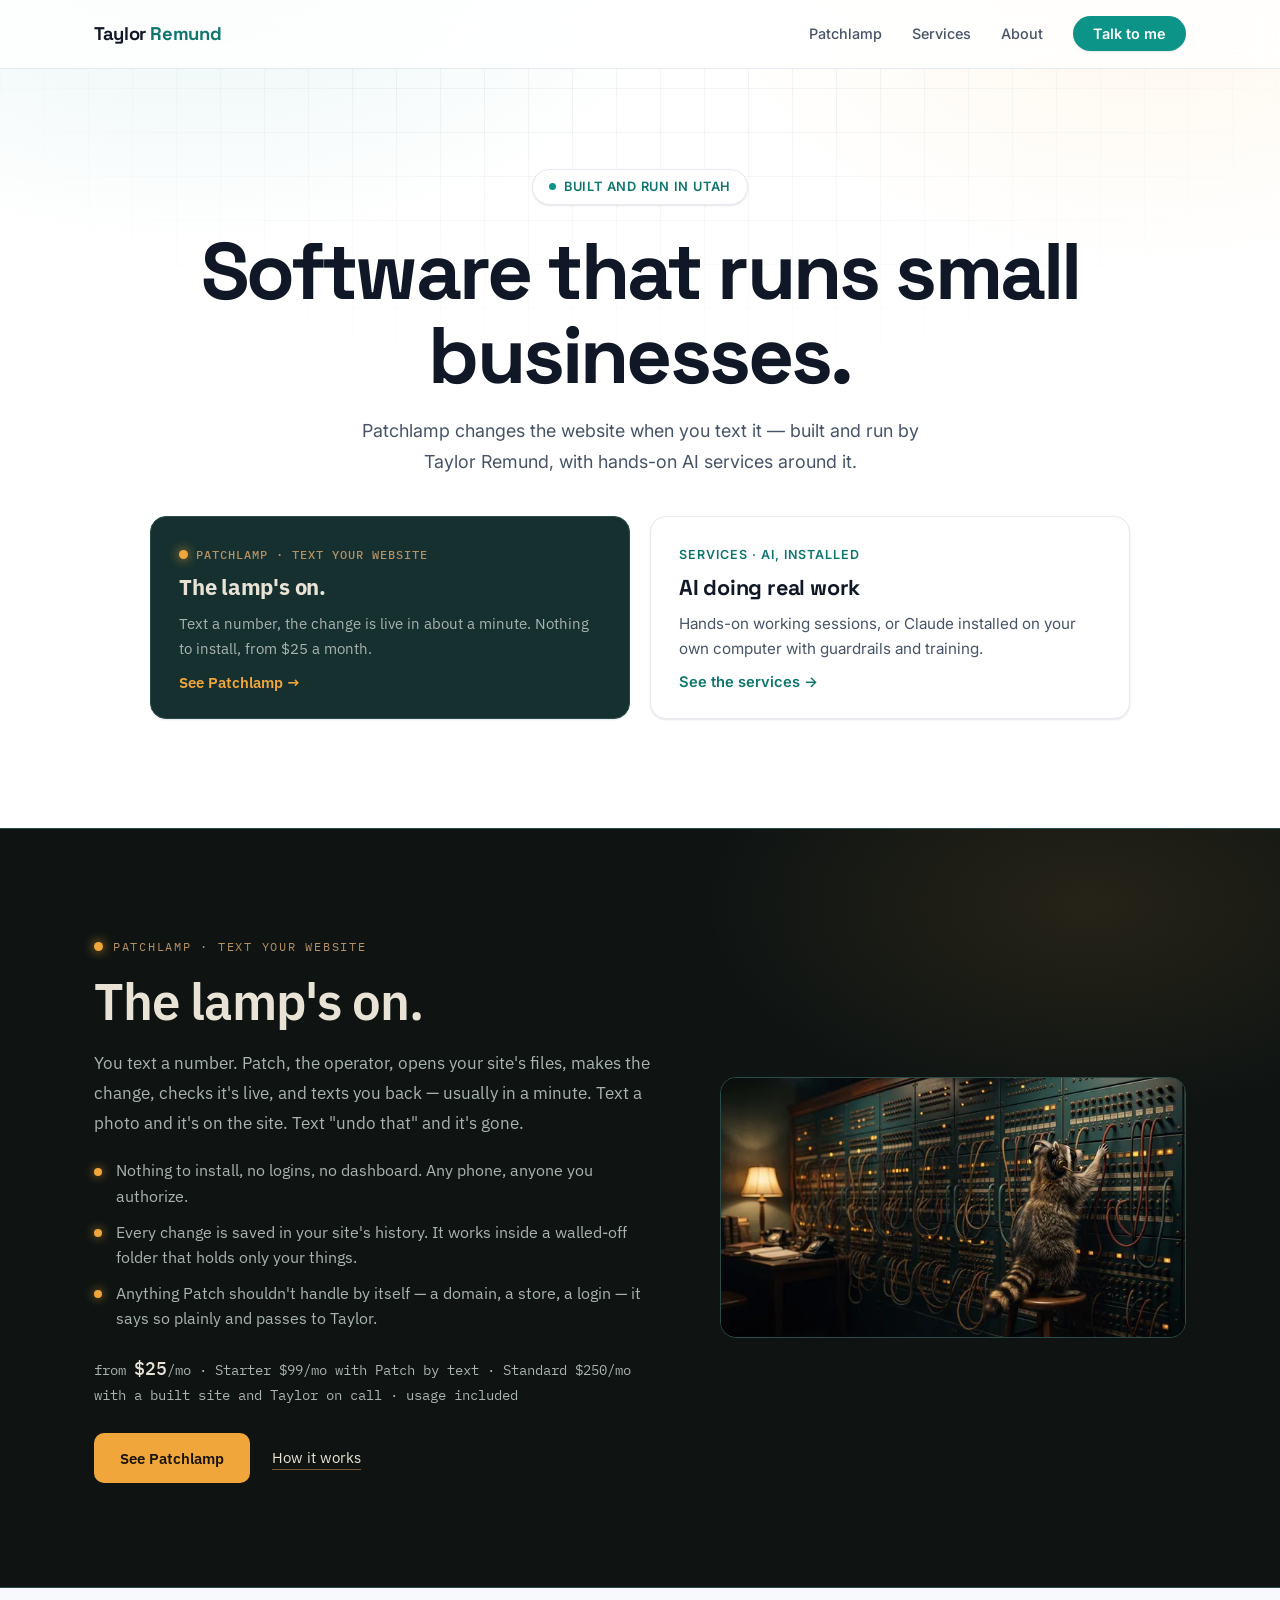
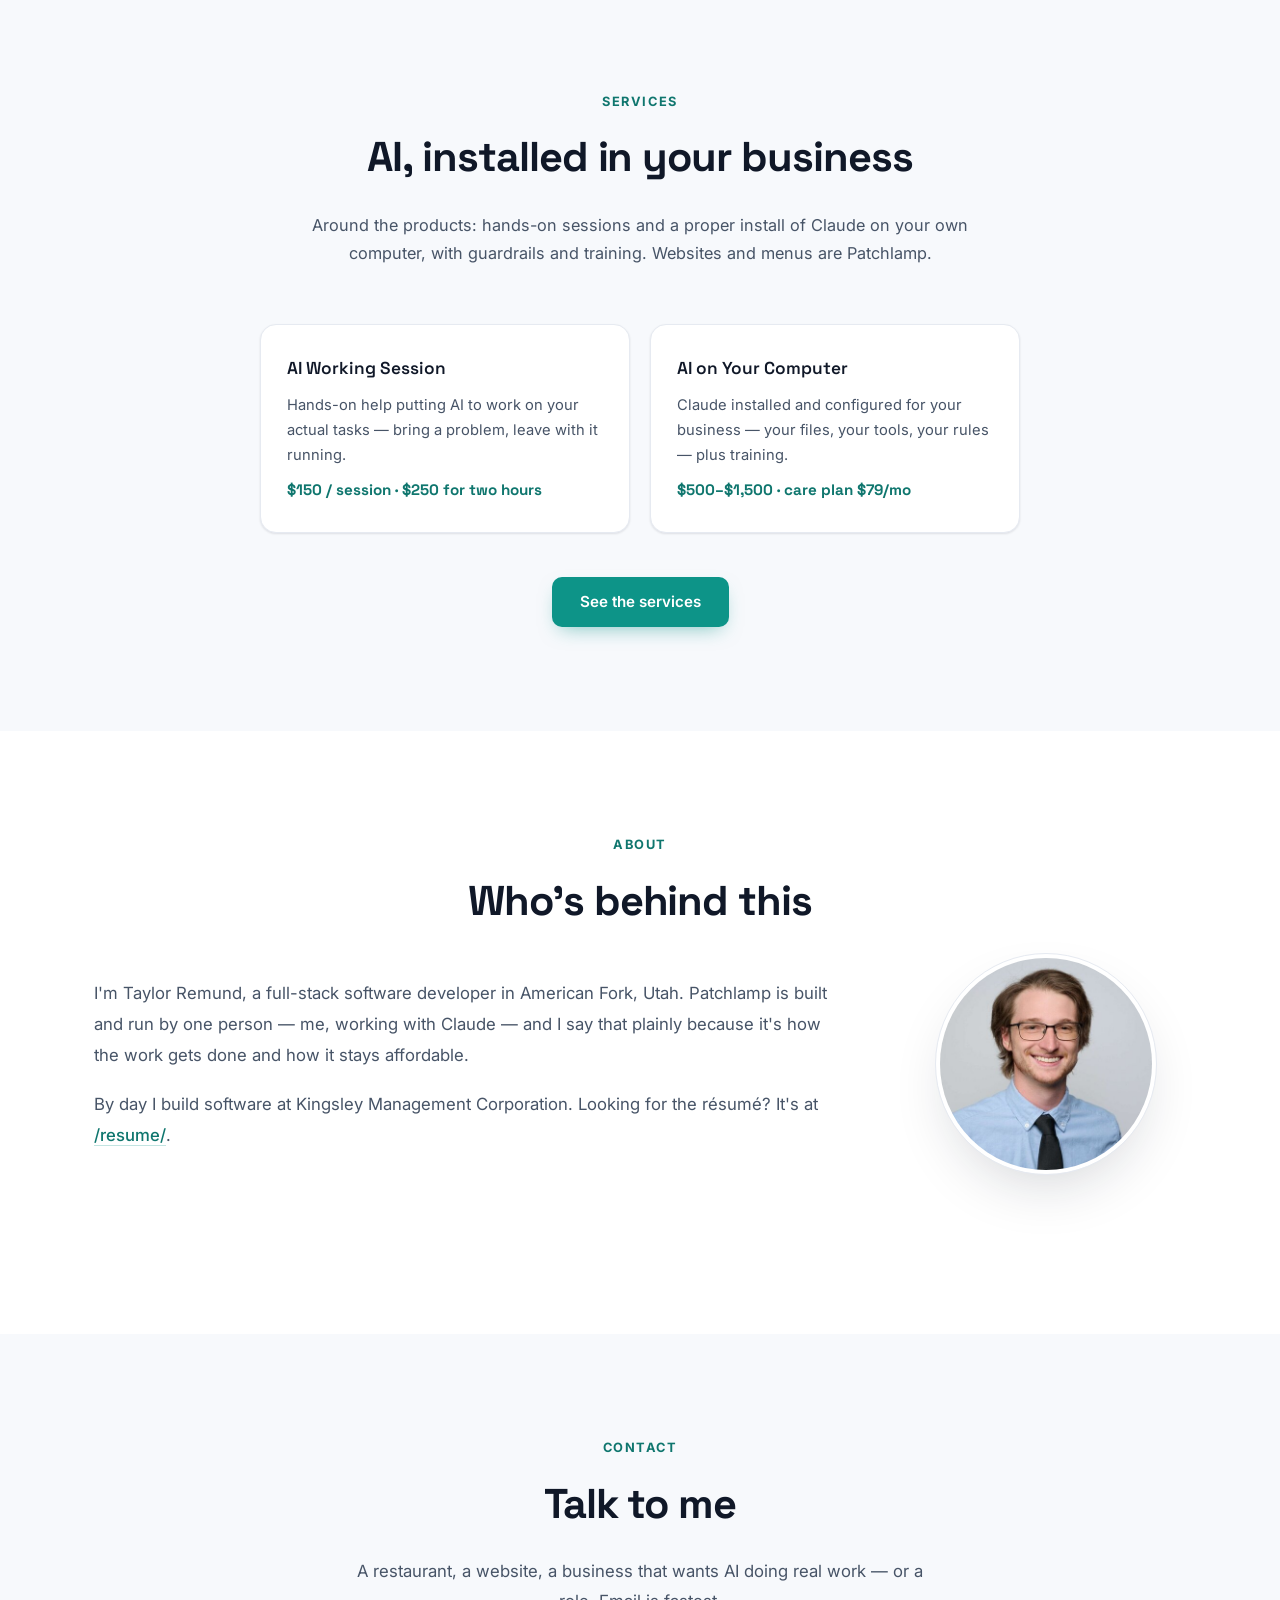
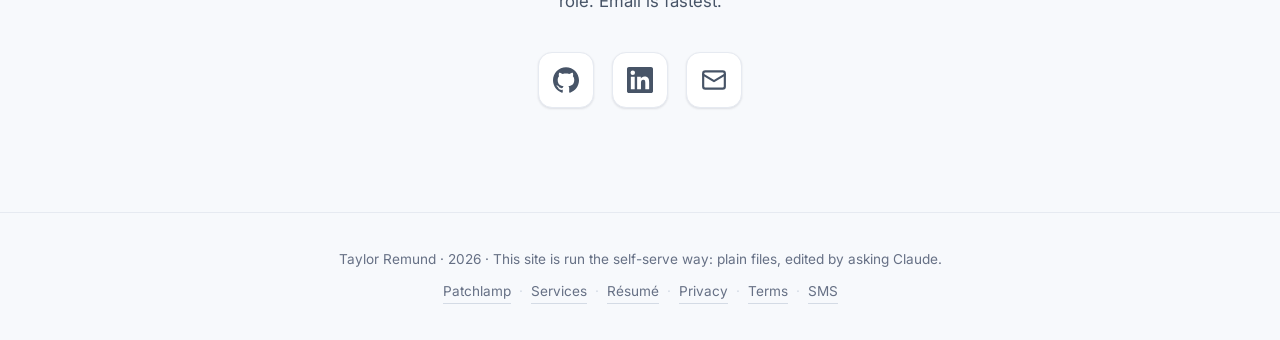
<file: index.html>
<!DOCTYPE html>
<html lang="en">
<head>
  <meta charset="UTF-8">
  <meta name="viewport" content="width=device-width, initial-scale=1.0">
  <title>Taylor Remund — Patchlamp, software for small businesses</title>
  <meta name="description" content="Patchlamp changes the website when you text it. Built and run in Utah by Taylor Remund, with hands-on AI services around it.">
  <meta property="og:title" content="Taylor Remund — Patchlamp">
  <meta property="og:description" content="Patchlamp changes the website when you text it. Built and run in Utah.">
  <meta property="og:type" content="website">
  <meta property="og:url" content="https://taylorremund.com/">
  <meta property="og:image" content="https://taylorremund.com/assets/og.png">
  <link rel="preconnect" href="https://fonts.googleapis.com">
  <link rel="preconnect" href="https://fonts.gstatic.com" crossorigin>
  <link href="https://fonts.googleapis.com/css2?family=Inter:wght@400;500;600&family=Space+Grotesk:wght@500;600;700&family=JetBrains+Mono:wght@400;500&family=IBM+Plex+Sans:wght@400;600&family=IBM+Plex+Mono:wght@400;500&display=swap" rel="stylesheet">
  <link rel="stylesheet" href="style.css">
</head>
<body>

  <!-- ==================== NAVBAR ==================== -->
  <nav class="navbar" id="navbar">
    <div class="nav-container">
      <a href="#hero" class="nav-logo">Taylor <span>Remund</span></a>
      <button class="nav-toggle" id="navToggle" aria-label="Toggle menu">
        <span></span><span></span><span></span>
      </button>
      <ul class="nav-links" id="navLinks">
        <li><a href="#patchlamp">Patchlamp</a></li>
        <li><a href="#services">Services</a></li>
        <li><a href="#about">About</a></li>
        <li><a href="#contact" class="nav-cta">Talk to me</a></li>
      </ul>
    </div>
  </nav>

  <!-- ==================== HERO ==================== -->
  <section class="hero" id="hero">
    <div class="hero-content hero-content--wide">
      <span class="hero-kicker reveal">Built and run in Utah</span>
      <h1 class="hero-name reveal">Software that runs small businesses.</h1>
      <p class="hero-tagline reveal">Patchlamp changes the website when you text it &mdash; built and run by Taylor Remund, with hands-on AI services around it.</p>
      <div class="product-cards reveal">
        <a href="#patchlamp" class="product-card product-card--patchlamp">
          <span class="product-card-kicker"><i class="pl-lamp"></i> Patchlamp &middot; text your website</span>
          <h2>The lamp's on.</h2>
          <p>Text a number, the change is live in about a minute. Nothing to install, from $25 a month.</p>
          <span class="product-card-link">See Patchlamp &rarr;</span>
        </a>
        <a href="#services" class="product-card card">
          <span class="product-card-kicker">Services &middot; AI, installed</span>
          <h2>AI doing real work</h2>
          <p>Hands-on working sessions, or Claude installed on your own computer with guardrails and training.</p>
          <span class="product-card-link">See the services &rarr;</span>
        </a>
      </div>
    </div>
  </section>

  <!-- ==================== PATCHLAMP ==================== -->
  <section class="section section-patchlamp" id="patchlamp">
    <div class="container">
      <div class="pl-grid">
        <div class="pl-copy reveal">
          <span class="pl-kicker"><i class="pl-lamp"></i> Patchlamp &middot; Text your website</span>
          <h2 class="pl-title">The lamp's on.</h2>
          <p class="pl-lead">You text a number. Patch, the operator, opens your site's files, makes the change, checks it's live, and texts you back &mdash; usually in a minute. Text a photo and it's on the site. Text "undo that" and it's gone.</p>
          <ul class="pl-list">
            <li>Nothing to install, no logins, no dashboard. Any phone, anyone you authorize.</li>
            <li>Every change is saved in your site's history. It works inside a walled-off folder that holds only your things.</li>
            <li>Anything Patch shouldn't handle by itself &mdash; a domain, a store, a login &mdash; it says so plainly and passes to Taylor.</li>
          </ul>
          <p class="pl-price">from <strong>$25</strong>/mo &middot; Starter $99/mo with Patch by text &middot; Standard $250/mo with a built site and Taylor on call &middot; usage included</p>
          <div class="pl-ctas">
            <a href="https://patchlamp.com" class="pl-btn">See Patchlamp</a>
            <a href="https://patchlamp.com/#how" class="pl-link">How it works</a>
          </div>
        </div>
        <div class="pl-visual reveal">
          <picture>
            <source type="image/webp" srcset="assets/exchange-room-640.webp 640w, assets/exchange-room-1280.webp 1280w" sizes="(max-width: 900px) 100vw, 520px">
            <img src="assets/exchange-room-1280.jpg" alt="A telephone exchange room: Patch, a raccoon in a cardigan, at the switchboard" width="1280" height="853" loading="lazy">
          </picture>
        </div>
      </div>
    </div>
  </section>

  <!-- ==================== SERVICES ==================== -->
  <section class="section section-alt" id="services">
    <div class="container">
      <span class="section-eyebrow reveal">Services</span>
      <h2 class="section-title reveal">AI, installed in your business</h2>
      <p class="section-subtitle reveal">Around the products: hands-on sessions and a proper install of Claude on your own computer, with guardrails and training. Websites and menus are Patchlamp.</p>
      <div class="svc-grid svc-grid--2">
        <a href="ai/#packages" class="svc-card card reveal">
          <h3>AI Working Session</h3>
          <p>Hands-on help putting AI to work on your actual tasks &mdash; bring a problem, leave with it running.</p>
          <span class="svc-price">$150 / session &middot; $250 for two hours</span>
        </a>
        <a href="ai/#packages" class="svc-card card reveal">
          <h3>AI on Your Computer</h3>
          <p>Claude installed and configured for your business &mdash; your files, your tools, your rules &mdash; plus training.</p>
          <span class="svc-price">$500&ndash;$1,500 &middot; care plan $79/mo</span>
        </a>
      </div>
      <div class="svc-cta reveal">
        <a href="ai/" class="btn btn-primary">See the services</a>
      </div>
    </div>
  </section>

  <!-- ==================== ABOUT ==================== -->
  <section class="section" id="about">
    <div class="container">
      <span class="section-eyebrow reveal">About</span>
      <h2 class="section-title reveal">Who's behind this</h2>
      <div class="about-grid">
        <div class="about-text reveal">
          <p>I'm Taylor Remund, a full-stack software developer in American Fork, Utah. Patchlamp is built and run by one person &mdash; me, working with Claude &mdash; and I say that plainly because it's how the work gets done and how it stays affordable.</p>
          <p>By day I build software at Kingsley Management Corporation. Looking for the résumé? It's at <a href="resume/" class="inline-link">/resume/</a>.</p>
        </div>
        <div class="about-photo reveal">
          <img src="assets/taylor.jpg" alt="Taylor Remund" class="profile-photo" width="220" height="220">
        </div>
      </div>
    </div>
  </section>

  <!-- ==================== CONTACT ==================== -->
  <section class="section section-alt" id="contact">
    <div class="container contact-container">
      <span class="section-eyebrow reveal">Contact</span>
      <h2 class="section-title reveal">Talk to me</h2>
      <p class="contact-subtext reveal">A restaurant, a website, a business that wants AI doing real work &mdash; or a role. Email is fastest.</p>
      <div class="contact-links reveal">
        <a href="https://github.com/Taylor-Rem" target="_blank" rel="noopener" class="contact-icon" title="GitHub" aria-label="GitHub"><svg width="26" height="26"><use href="assets/icons.svg#icon-github"/></svg></a>
        <a href="https://linkedin.com/in/taylor-remund-88169124a" target="_blank" rel="noopener" class="contact-icon" title="LinkedIn" aria-label="LinkedIn"><svg width="26" height="26"><use href="assets/icons.svg#icon-linkedin"/></svg></a>
        <a href="mailto:remundtaylor3@gmail.com" class="contact-icon" title="Email" aria-label="Email"><svg width="26" height="26"><use href="assets/icons.svg#icon-mail"/></svg></a>
      </div>
    </div>
  </section>

  <!-- ==================== FOOTER ==================== -->
  <footer class="footer">
    <p>Taylor Remund &middot; 2026 &middot; This site is run the self-serve way: plain files, edited by asking Claude.</p>
    <p class="footer-links"><a href="#patchlamp">Patchlamp</a><span>&middot;</span><a href="ai/">Services</a><span>&middot;</span><a href="resume/">Résumé</a><span>&middot;</span><a href="privacy/">Privacy</a><span>&middot;</span><a href="terms/">Terms</a><span>&middot;</span><a href="sms/">SMS</a></p>
  </footer>

  <script src="script.js"></script>
</body>
</html>
</file>
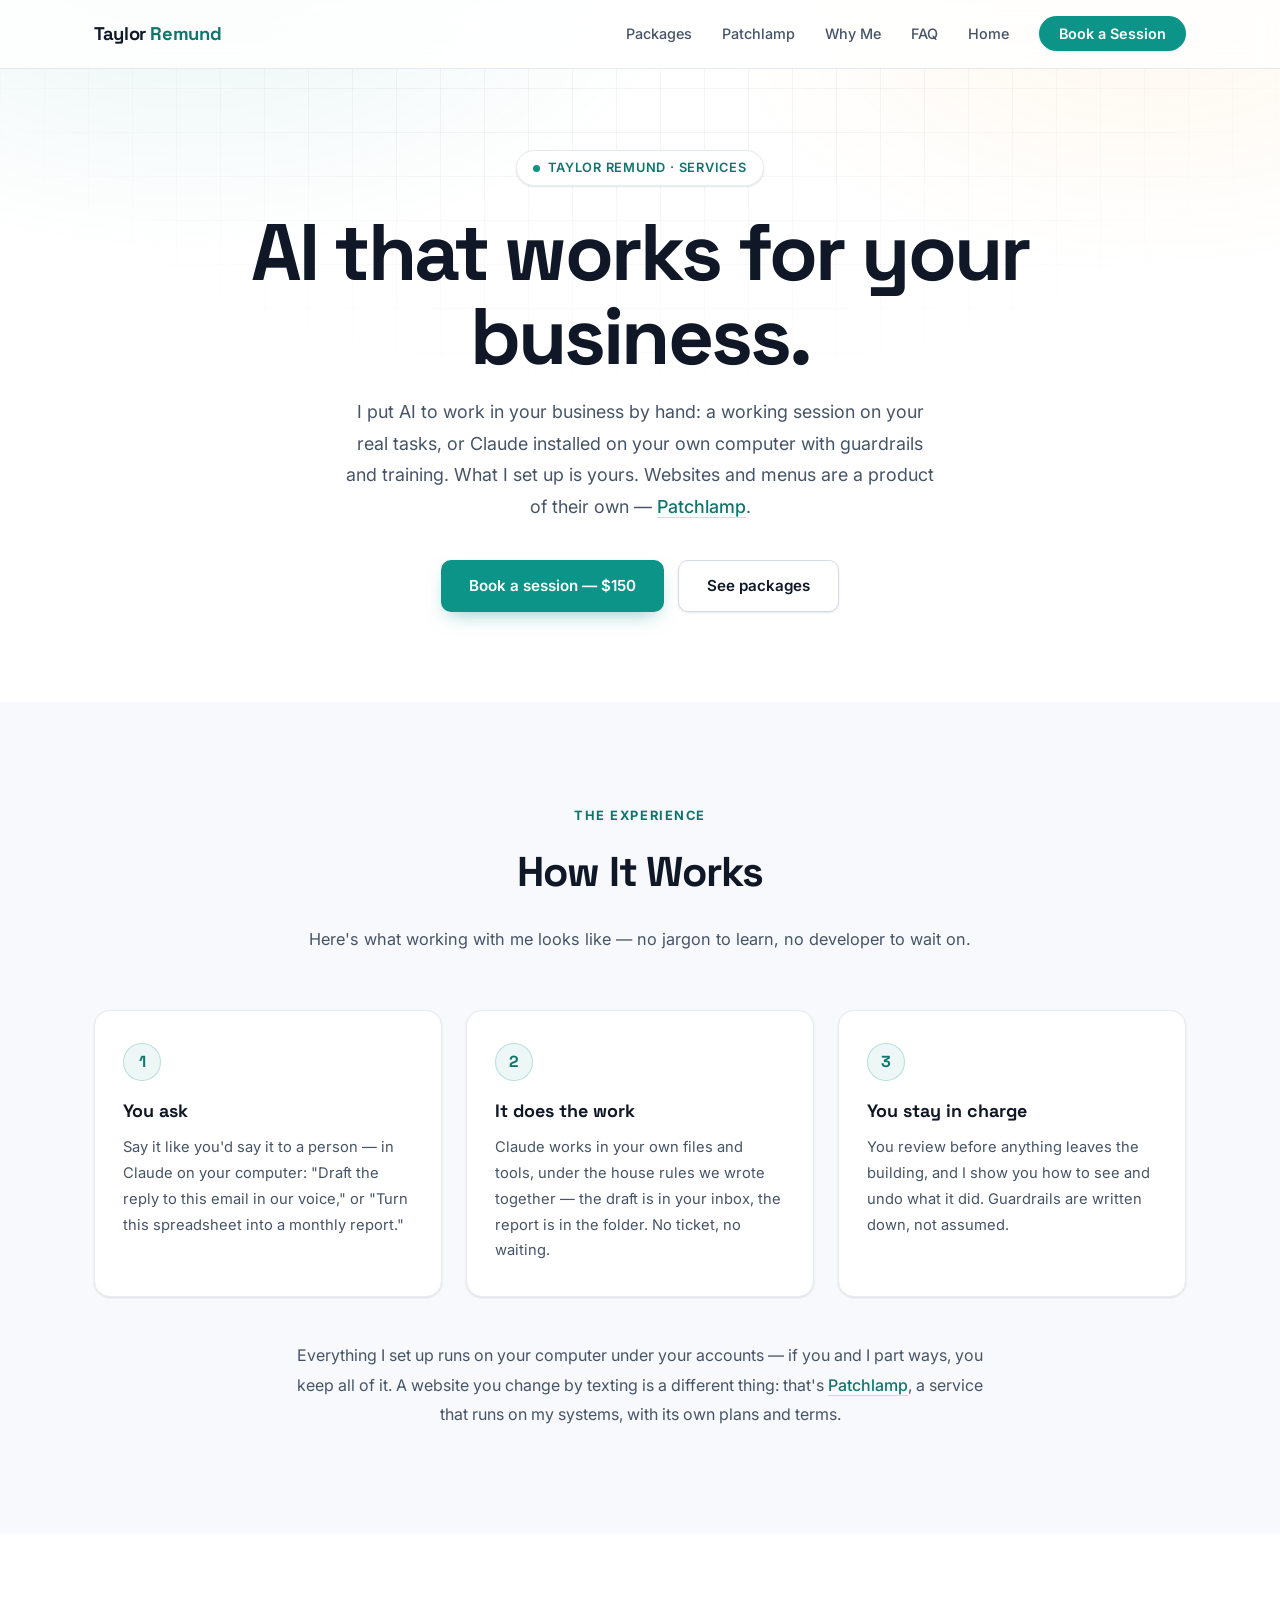
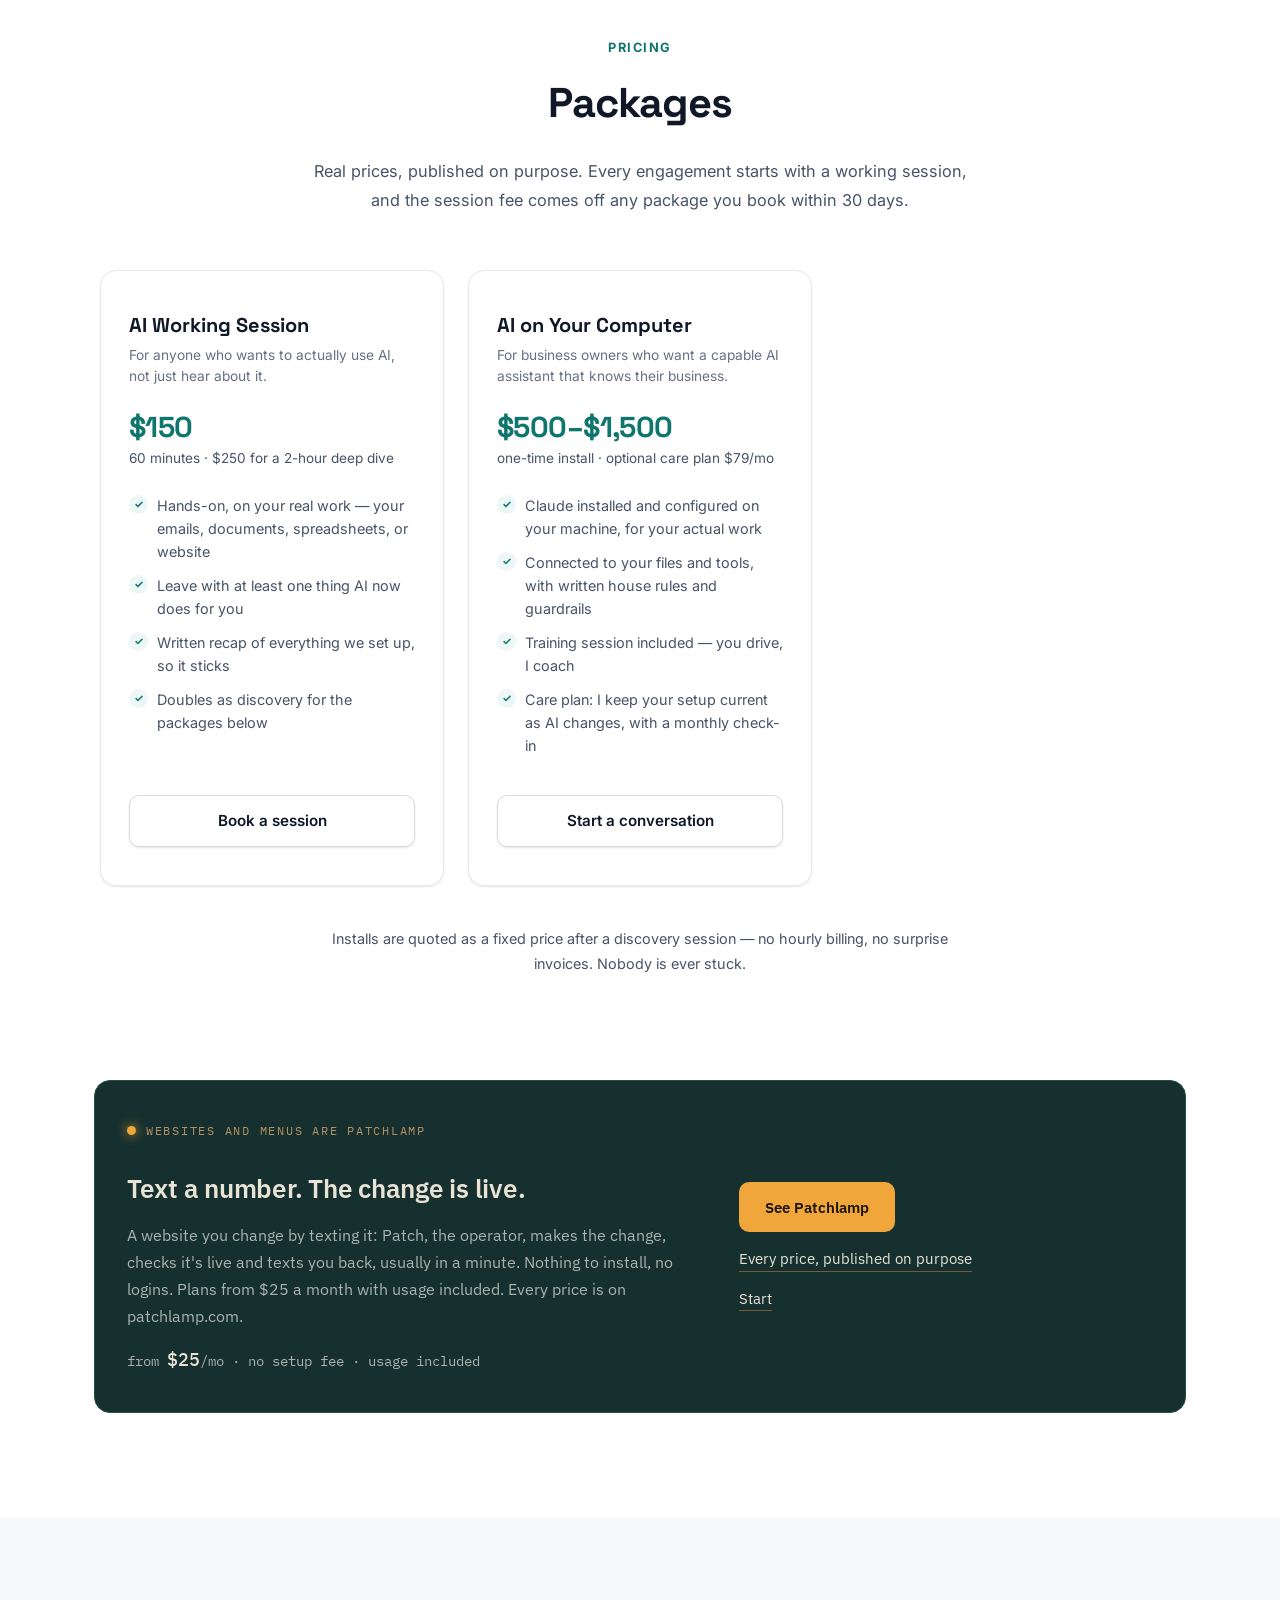
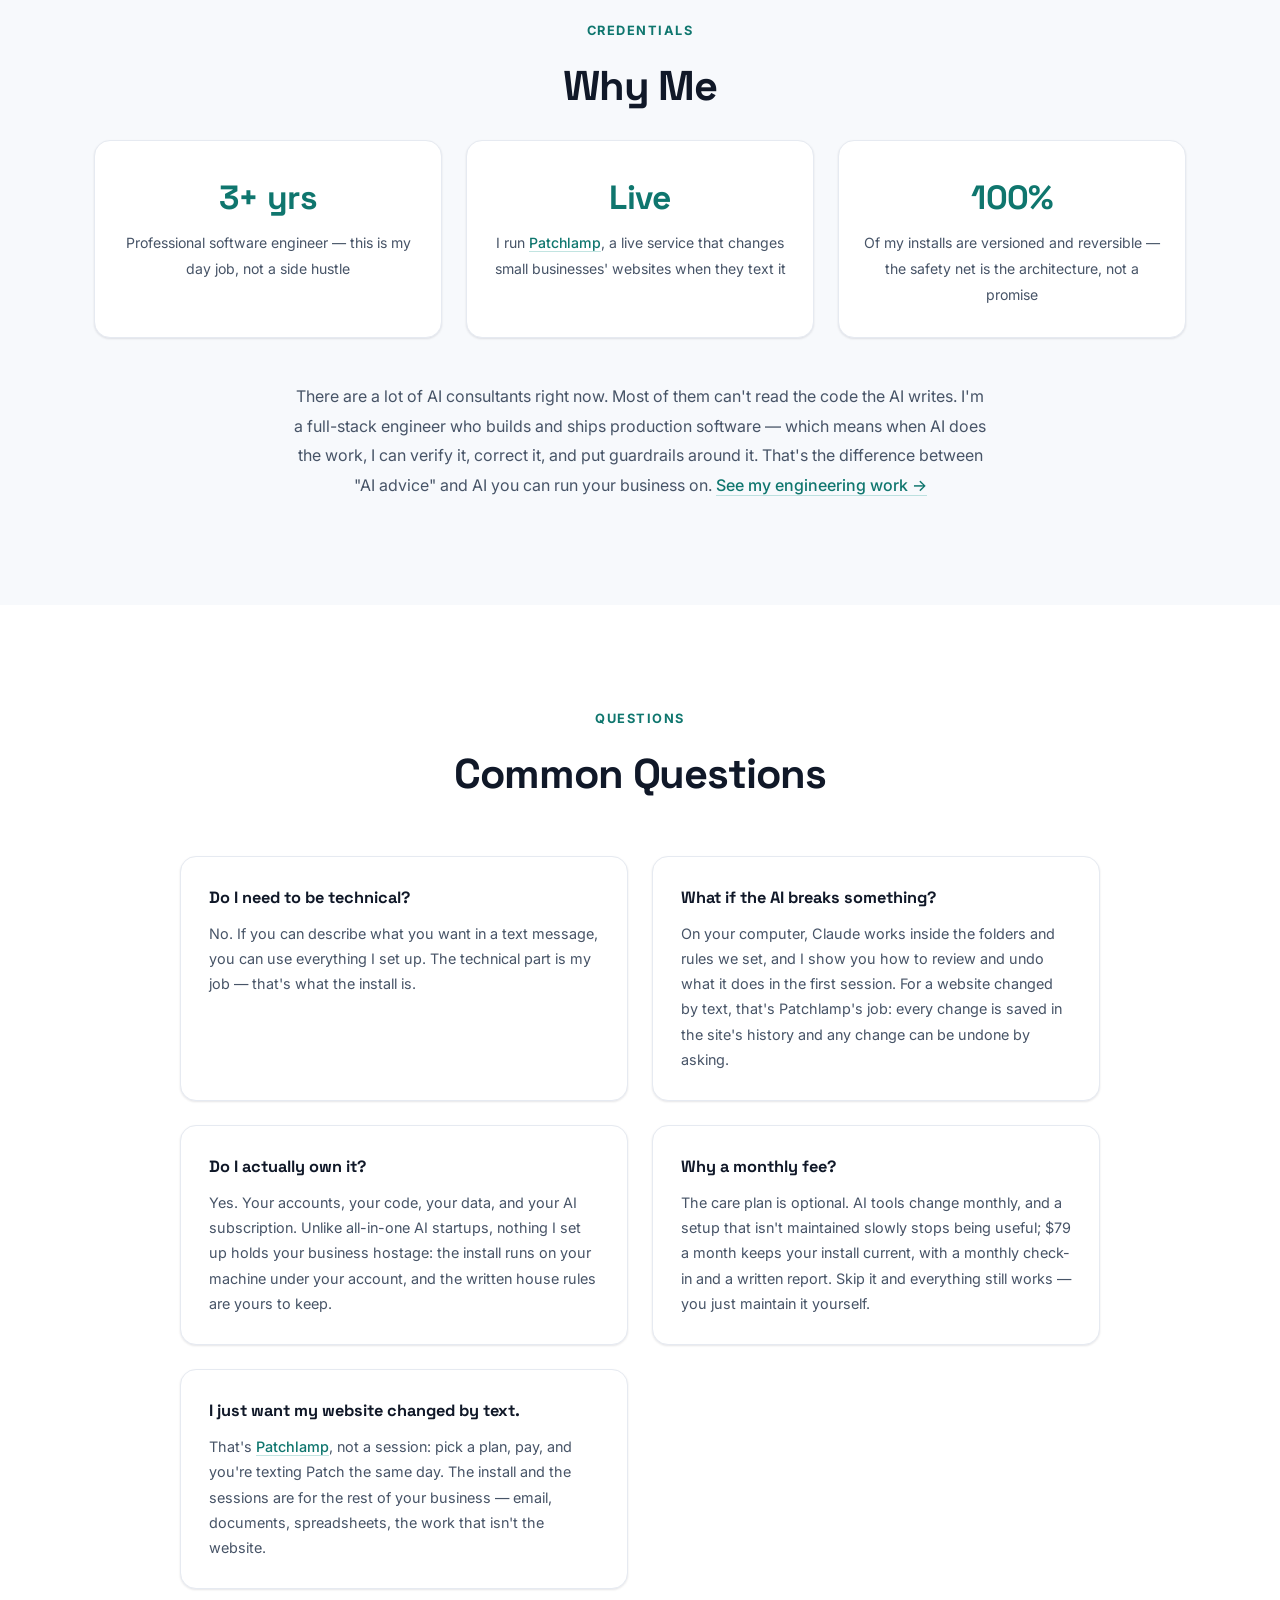
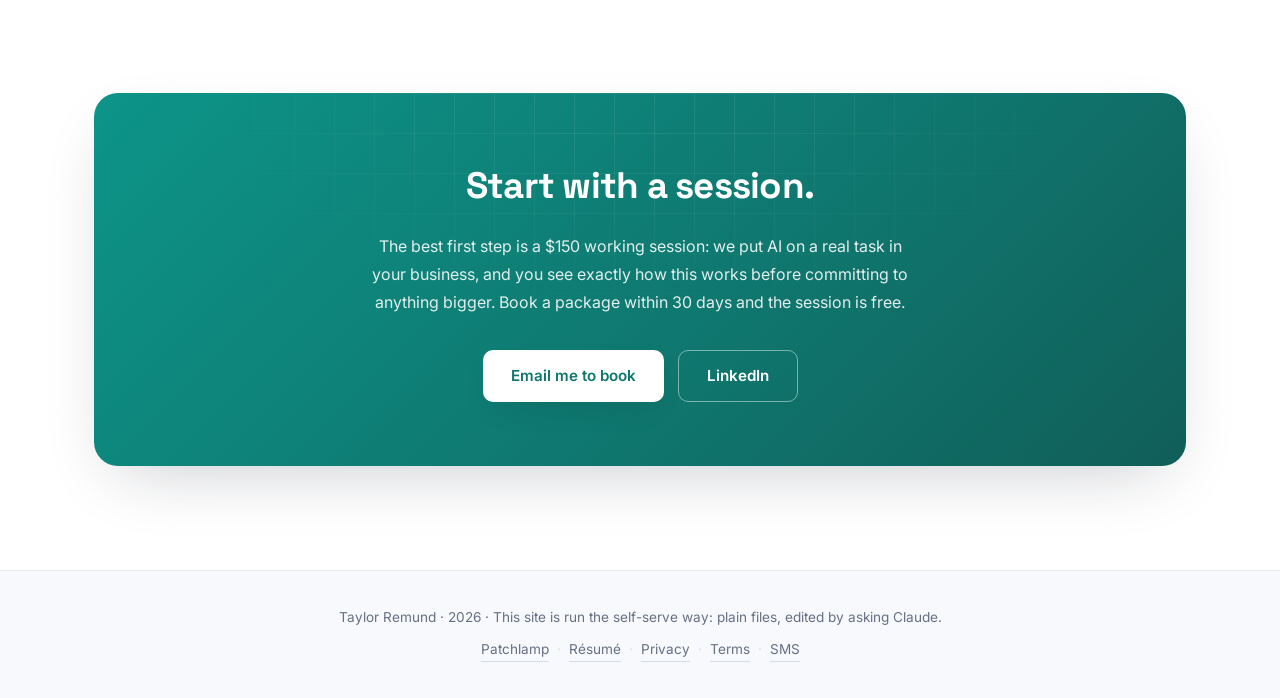
<file: ai/index.html>
<!DOCTYPE html>
<html lang="en">
<head>
  <meta charset="UTF-8">
  <meta name="viewport" content="width=device-width, initial-scale=1.0">
  <title>Services — Taylor Remund</title>
  <meta name="description" content="Hands-on AI working sessions ($150) and Claude installed on your own computer with guardrails and training ($500–$1,500). Websites and menus are Patchlamp.">
  <meta property="og:title" content="Services — Taylor Remund">
  <meta property="og:description" content="AI working sessions and a proper install of Claude on your computer, with guardrails and training. Websites and menus are Patchlamp.">
  <meta property="og:type" content="website">
  <meta property="og:url" content="https://taylorremund.com/ai/">
  <link rel="preconnect" href="https://fonts.googleapis.com">
  <link rel="preconnect" href="https://fonts.gstatic.com" crossorigin>
  <link href="https://fonts.googleapis.com/css2?family=Inter:wght@400;500;600&family=Space+Grotesk:wght@500;600;700&family=JetBrains+Mono:wght@400;500&family=IBM+Plex+Sans:wght@400;600&family=IBM+Plex+Mono:wght@400;500&display=swap" rel="stylesheet">
  <link rel="stylesheet" href="../style.css">
</head>
<body>

  <!-- ==================== NAVBAR ==================== -->
  <nav class="navbar" id="navbar">
    <div class="nav-container">
      <a href="../" class="nav-logo">Taylor <span>Remund</span></a>
      <button class="nav-toggle" id="navToggle" aria-label="Toggle menu">
        <span></span><span></span><span></span>
      </button>
      <ul class="nav-links" id="navLinks">
        <li><a href="#packages">Packages</a></li>
        <li><a href="#patchlamp">Patchlamp</a></li>
        <li><a href="#why">Why Me</a></li>
        <li><a href="#faq">FAQ</a></li>
        <li><a href="../">Home</a></li>
        <li><a href="mailto:remundtaylor3@gmail.com?subject=AI%20Working%20Session" class="nav-cta">Book a Session</a></li>
      </ul>
    </div>
  </nav>

  <!-- ==================== HERO ==================== -->
  <section class="hero hero-compact" id="hero">
    <div class="hero-content">
      <span class="hero-kicker reveal">Taylor Remund &middot; Services</span>
      <h1 class="hero-name reveal">AI that works for your business.</h1>
      <p class="hero-tagline reveal">I put AI to work in your business by hand: a working session on your real tasks, or Claude installed on your own computer with guardrails and training. What I set up is yours. Websites and menus are a product of their own &mdash; <a href="#patchlamp" class="inline-link">Patchlamp</a>.</p>
      <div class="hero-cta reveal">
        <a href="mailto:remundtaylor3@gmail.com?subject=AI%20Working%20Session" class="btn btn-primary">Book a session — $150</a>
        <a href="#packages" class="btn btn-outline">See packages</a>
      </div>
    </div>
  </section>

  <!-- ==================== HOW IT WORKS ==================== -->
  <section class="section section-alt" id="how">
    <div class="container">
      <span class="section-eyebrow reveal">The Experience</span>
      <h2 class="section-title reveal">How It Works</h2>
      <p class="section-subtitle reveal">Here's what working with me looks like — no jargon to learn, no developer to wait on.</p>
      <div class="steps-grid">
        <div class="step-card card reveal">
          <span class="step-num">1</span>
          <h3>You ask</h3>
          <p>Say it like you'd say it to a person — in Claude on your computer: "Draft the reply to this email in our voice," or "Turn this spreadsheet into a monthly report."</p>
        </div>
        <div class="step-card card reveal">
          <span class="step-num">2</span>
          <h3>It does the work</h3>
          <p>Claude works in your own files and tools, under the house rules we wrote together — the draft is in your inbox, the report is in the folder. No ticket, no waiting.</p>
        </div>
        <div class="step-card card reveal">
          <span class="step-num">3</span>
          <h3>You stay in charge</h3>
          <p>You review before anything leaves the building, and I show you how to see and undo what it did. Guardrails are written down, not assumed.</p>
        </div>
      </div>
      <p class="steps-note reveal">Everything I set up runs on your computer under your accounts &mdash; if you and I part ways, you keep all of it. A website you change by texting is a different thing: that's <a href="#patchlamp" class="inline-link">Patchlamp</a>, a service that runs on my systems, with its own plans and terms.</p>
    </div>
  </section>

  <!-- ==================== PACKAGES ==================== -->
  <section class="section" id="packages">
    <div class="container">
      <span class="section-eyebrow reveal">Pricing</span>
      <h2 class="section-title reveal">Packages</h2>
      <p class="section-subtitle reveal">Real prices, published on purpose. Every engagement starts with a working session, and the session fee comes off any package you book within 30 days.</p>
      <div class="pkg-grid">

        <div class="pkg-card card reveal">
          <h3 class="pkg-name">AI Working Session</h3>
          <p class="pkg-for">For anyone who wants to actually use AI, not just hear about it.</p>
          <div class="pkg-price">$150</div>
          <p class="pkg-price-sub">60 minutes &middot; $250 for a 2-hour deep dive</p>
          <ul class="pkg-list">
            <li>Hands-on, on your real work — your emails, documents, spreadsheets, or website</li>
            <li>Leave with at least one thing AI now does for you</li>
            <li>Written recap of everything we set up, so it sticks</li>
            <li>Doubles as discovery for the packages below</li>
          </ul>
          <a href="mailto:remundtaylor3@gmail.com?subject=AI%20Working%20Session" class="btn btn-outline">Book a session</a>
        </div>

        <div class="pkg-card card reveal">
          <h3 class="pkg-name">AI on Your Computer</h3>
          <p class="pkg-for">For business owners who want a capable AI assistant that knows their business.</p>
          <div class="pkg-price">$500&ndash;$1,500</div>
          <p class="pkg-price-sub">one-time install &middot; optional care plan $79/mo</p>
          <ul class="pkg-list">
            <li>Claude installed and configured on your machine, for your actual work</li>
            <li>Connected to your files and tools, with written house rules and guardrails</li>
            <li>Training session included — you drive, I coach</li>
            <li>Care plan: I keep your setup current as AI changes, with a monthly check-in</li>
          </ul>
          <a href="mailto:remundtaylor3@gmail.com?subject=AI%20on%20My%20Computer" class="btn btn-outline">Start a conversation</a>
        </div>

      </div>
      <p class="pkg-note reveal">Installs are quoted as a fixed price after a discovery session — no hourly billing, no surprise invoices. Nobody is ever stuck.</p>
    </div>
  </section>

  <!-- ==================== WHY ME ==================== -->
  <!-- ==================== PATCHLAMP ==================== -->
  <section class="section" id="patchlamp" style="padding-top: 0;">
    <div class="container">
      <div class="pl-panel reveal">
        <div>
          <span class="pl-kicker"><i class="pl-lamp"></i> Websites and menus are Patchlamp</span>
          <h3>Text a number. The change is live.</h3>
          <p>A website you change by texting it: Patch, the operator, makes the change, checks it's live and texts you back, usually in a minute. Nothing to install, no logins. Plans from $25 a month with usage included. Every price is on patchlamp.com.</p>
          <p class="pl-price">from <strong>$25</strong>/mo &middot; no setup fee &middot; usage included</p>
        </div>
        <div class="pl-panel-side">
          <a href="https://patchlamp.com" class="pl-btn">See Patchlamp</a>
          <a href="https://patchlamp.com/pricing" class="pl-link">Every price, published on purpose</a>
          <a href="https://patchlamp.com/start" class="pl-link">Start</a>
        </div>
      </div>
    </div>
  </section>

  <section class="section section-alt" id="why">
    <div class="container">
      <span class="section-eyebrow reveal">Credentials</span>
      <h2 class="section-title reveal">Why Me</h2>
      <div class="steps-grid">
        <div class="stat-card card reveal">
          <span class="stat-number">3+ yrs</span>
          <span class="stat-label">Professional software engineer — this is my day job, not a side hustle</span>
        </div>
        <div class="stat-card card reveal">
          <span class="stat-number">Live</span>
          <span class="stat-label">I run <a href="../#patchlamp" class="inline-link">Patchlamp</a>, a live service that changes small businesses' websites when they text it</span>
        </div>
        <div class="stat-card card reveal">
          <span class="stat-number">100%</span>
          <span class="stat-label">Of my installs are versioned and reversible — the safety net is the architecture, not a promise</span>
        </div>
      </div>
      <p class="steps-note reveal" style="margin-top: 44px;">There are a lot of AI consultants right now. Most of them can't read the code the AI writes. I'm a full-stack engineer who builds and ships production software — which means when AI does the work, I can verify it, correct it, and put guardrails around it. That's the difference between "AI advice" and AI you can run your business on. <a href="../" class="inline-link">See my engineering work &rarr;</a></p>
    </div>
  </section>

  <!-- ==================== FAQ ==================== -->
  <section class="section" id="faq">
    <div class="container">
      <span class="section-eyebrow reveal">Questions</span>
      <h2 class="section-title reveal">Common Questions</h2>
      <div class="faq-grid" style="margin-top: 48px;">
        <div class="faq-card card reveal">
          <h3>Do I need to be technical?</h3>
          <p>No. If you can describe what you want in a text message, you can use everything I set up. The technical part is my job — that's what the install is.</p>
        </div>
        <div class="faq-card card reveal">
          <h3>What if the AI breaks something?</h3>
          <p>On your computer, Claude works inside the folders and rules we set, and I show you how to review and undo what it does in the first session. For a website changed by text, that's Patchlamp's job: every change is saved in the site's history and any change can be undone by asking.</p>
        </div>
        <div class="faq-card card reveal">
          <h3>Do I actually own it?</h3>
          <p>Yes. Your accounts, your code, your data, and your AI subscription. Unlike all-in-one AI startups, nothing I set up holds your business hostage: the install runs on your machine under your account, and the written house rules are yours to keep.</p>
        </div>
        <div class="faq-card card reveal">
          <h3>Why a monthly fee?</h3>
          <p>The care plan is optional. AI tools change monthly, and a setup that isn't maintained slowly stops being useful; $79 a month keeps your install current, with a monthly check-in and a written report. Skip it and everything still works — you just maintain it yourself.</p>
        </div>
        <div class="faq-card card reveal">
          <h3>I just want my website changed by text.</h3>
          <p>That's <a href="https://patchlamp.com" class="inline-link">Patchlamp</a>, not a session: pick a plan, pay, and you're texting Patch the same day. The install and the sessions are for the rest of your business &mdash; email, documents, spreadsheets, the work that isn't the website.</p>
        </div>
      </div>
    </div>
  </section>

  <!-- ==================== CONTACT ==================== -->
  <section class="section" id="contact" style="padding-top: 0;">
    <div class="container">
      <div class="cta-panel reveal">
        <h2>Start with a session.</h2>
        <p>The best first step is a $150 working session: we put AI on a real task in your business, and you see exactly how this works before committing to anything bigger. Book a package within 30 days and the session is free.</p>
        <div class="hero-cta">
          <a href="mailto:remundtaylor3@gmail.com?subject=AI%20Working%20Session" class="btn btn-primary">Email me to book</a>
          <a href="https://linkedin.com/in/taylor-remund-88169124a" target="_blank" rel="noopener" class="btn btn-outline">LinkedIn</a>
        </div>
        <!-- TODO: replace the mailto CTA with an inline Cal.com booking embed once the booking link is set up -->
      </div>
    </div>
  </section>

  <!-- ==================== FOOTER ==================== -->
  <footer class="footer">
    <p>Taylor Remund &middot; 2026 &middot; This site is run the self-serve way: plain files, edited by asking Claude.</p>
    <p class="footer-links"><a href="../#patchlamp">Patchlamp</a><span>&middot;</span><a href="../resume/">Résumé</a><span>&middot;</span><a href="../privacy/">Privacy</a><span>&middot;</span><a href="../terms/">Terms</a><span>&middot;</span><a href="../sms/">SMS</a></p>
  </footer>

  <script src="../script.js"></script>
</body>
</html>
</file>
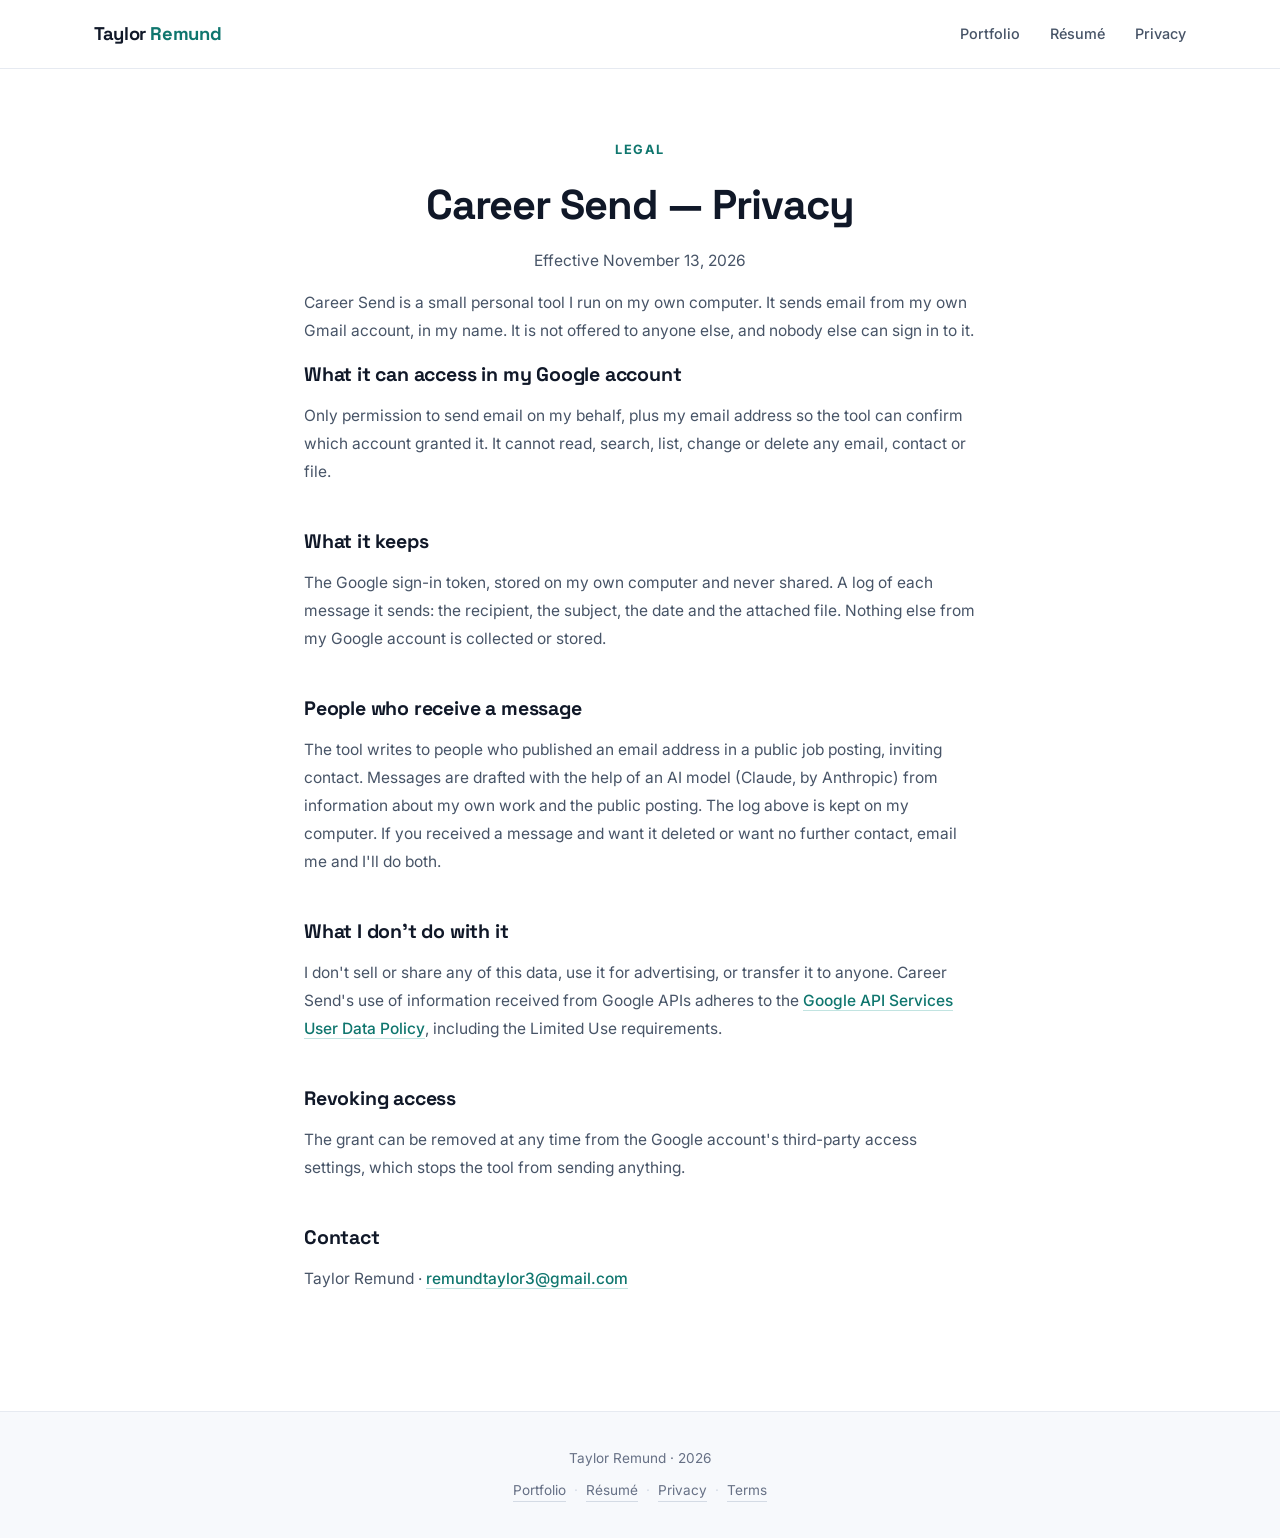
<file: career-send/index.html>
<!DOCTYPE html>
<html lang="en">
<head>
  <meta charset="UTF-8">
  <meta name="viewport" content="width=device-width, initial-scale=1.0">
  <title>Career Send — Privacy | Taylor Remund</title>
  <meta name="description" content="Career Send is a personal tool that sends email from Taylor Remund's own Gmail account. What it can access, what it keeps, and who sees it.">
  <meta name="robots" content="noindex, follow">
  <link rel="preconnect" href="https://fonts.googleapis.com">
  <link rel="preconnect" href="https://fonts.gstatic.com" crossorigin>
  <link href="https://fonts.googleapis.com/css2?family=Inter:wght@400;500;600&family=Space+Grotesk:wght@500;600;700&family=JetBrains+Mono:wght@400;500&display=swap" rel="stylesheet">
  <link rel="stylesheet" href="../style.css">
</head>
<body>

  <!-- ==================== NAVBAR ==================== -->
  <nav class="navbar" id="navbar">
    <div class="nav-container">
      <a href="../" class="nav-logo">Taylor <span>Remund</span></a>
      <button class="nav-toggle" id="navToggle" aria-label="Toggle menu">
        <span></span><span></span><span></span>
      </button>
      <ul class="nav-links" id="navLinks">
        <li><a href="../">Portfolio</a></li>
        <li><a href="../resume/">Résumé</a></li>
        <li><a href="../privacy/">Privacy</a></li>
      </ul>
    </div>
  </nav>

  <!-- ==================== CAREER SEND PRIVACY ==================== -->
  <section class="section legal-page" id="career-send">
    <div class="container legal">
      <span class="section-eyebrow">Legal</span>
      <h1 class="section-title">Career Send — Privacy</h1>
      <p class="legal-meta">Effective November 13, 2026</p>

      <p class="legal-intro">Career Send is a small personal tool I run on my own computer. It sends email from my own Gmail account, in my name. It is not offered to anyone else, and nobody else can sign in to it.</p>

      <h2>What it can access in my Google account</h2>
      <p>Only permission to send email on my behalf, plus my email address so the tool can confirm which account granted it. It cannot read, search, list, change or delete any email, contact or file.</p>

      <h2>What it keeps</h2>
      <p>The Google sign-in token, stored on my own computer and never shared. A log of each message it sends: the recipient, the subject, the date and the attached file. Nothing else from my Google account is collected or stored.</p>

      <h2>People who receive a message</h2>
      <p>The tool writes to people who published an email address in a public job posting, inviting contact. Messages are drafted with the help of an AI model (Claude, by Anthropic) from information about my own work and the public posting. The log above is kept on my computer. If you received a message and want it deleted or want no further contact, email me and I'll do both.</p>

      <h2>What I don't do with it</h2>
      <p>I don't sell or share any of this data, use it for advertising, or transfer it to anyone. Career Send's use of information received from Google APIs adheres to the <a href="https://developers.google.com/terms/api-services-user-data-policy" target="_blank" rel="noopener" class="inline-link">Google API Services User Data Policy</a>, including the Limited Use requirements.</p>

      <h2>Revoking access</h2>
      <p>The grant can be removed at any time from the Google account's third-party access settings, which stops the tool from sending anything.</p>

      <h2>Contact</h2>
      <p>Taylor Remund &middot; <a href="mailto:remundtaylor3@gmail.com" class="inline-link">remundtaylor3@gmail.com</a></p>
    </div>
  </section>

  <!-- ==================== FOOTER ==================== -->
  <footer class="footer">
    <p>Taylor Remund &middot; 2026</p>
    <p class="footer-links"><a href="../">Portfolio</a><span>&middot;</span><a href="../resume/">Résumé</a><span>&middot;</span><a href="../privacy/">Privacy</a><span>&middot;</span><a href="../terms/">Terms</a></p>
  </footer>

  <script src="../script.js"></script>
</body>
</html>
</file>
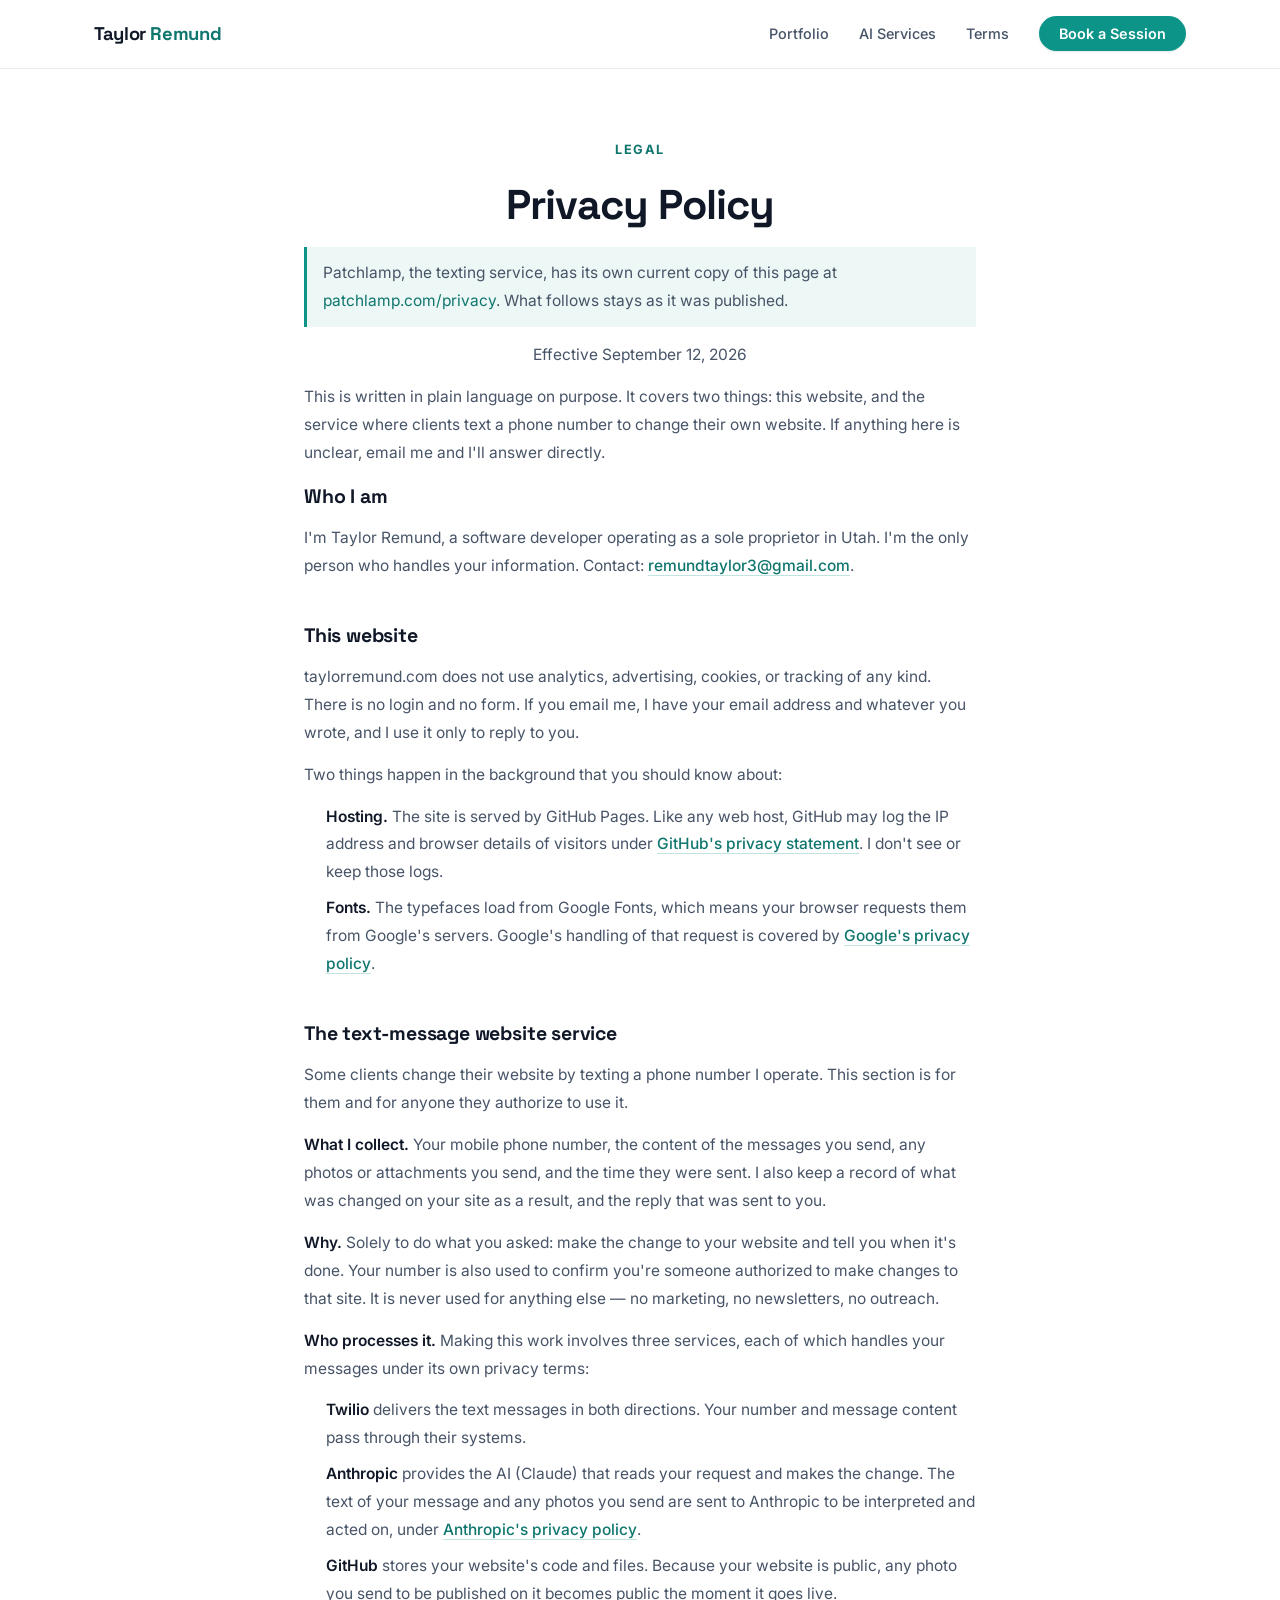
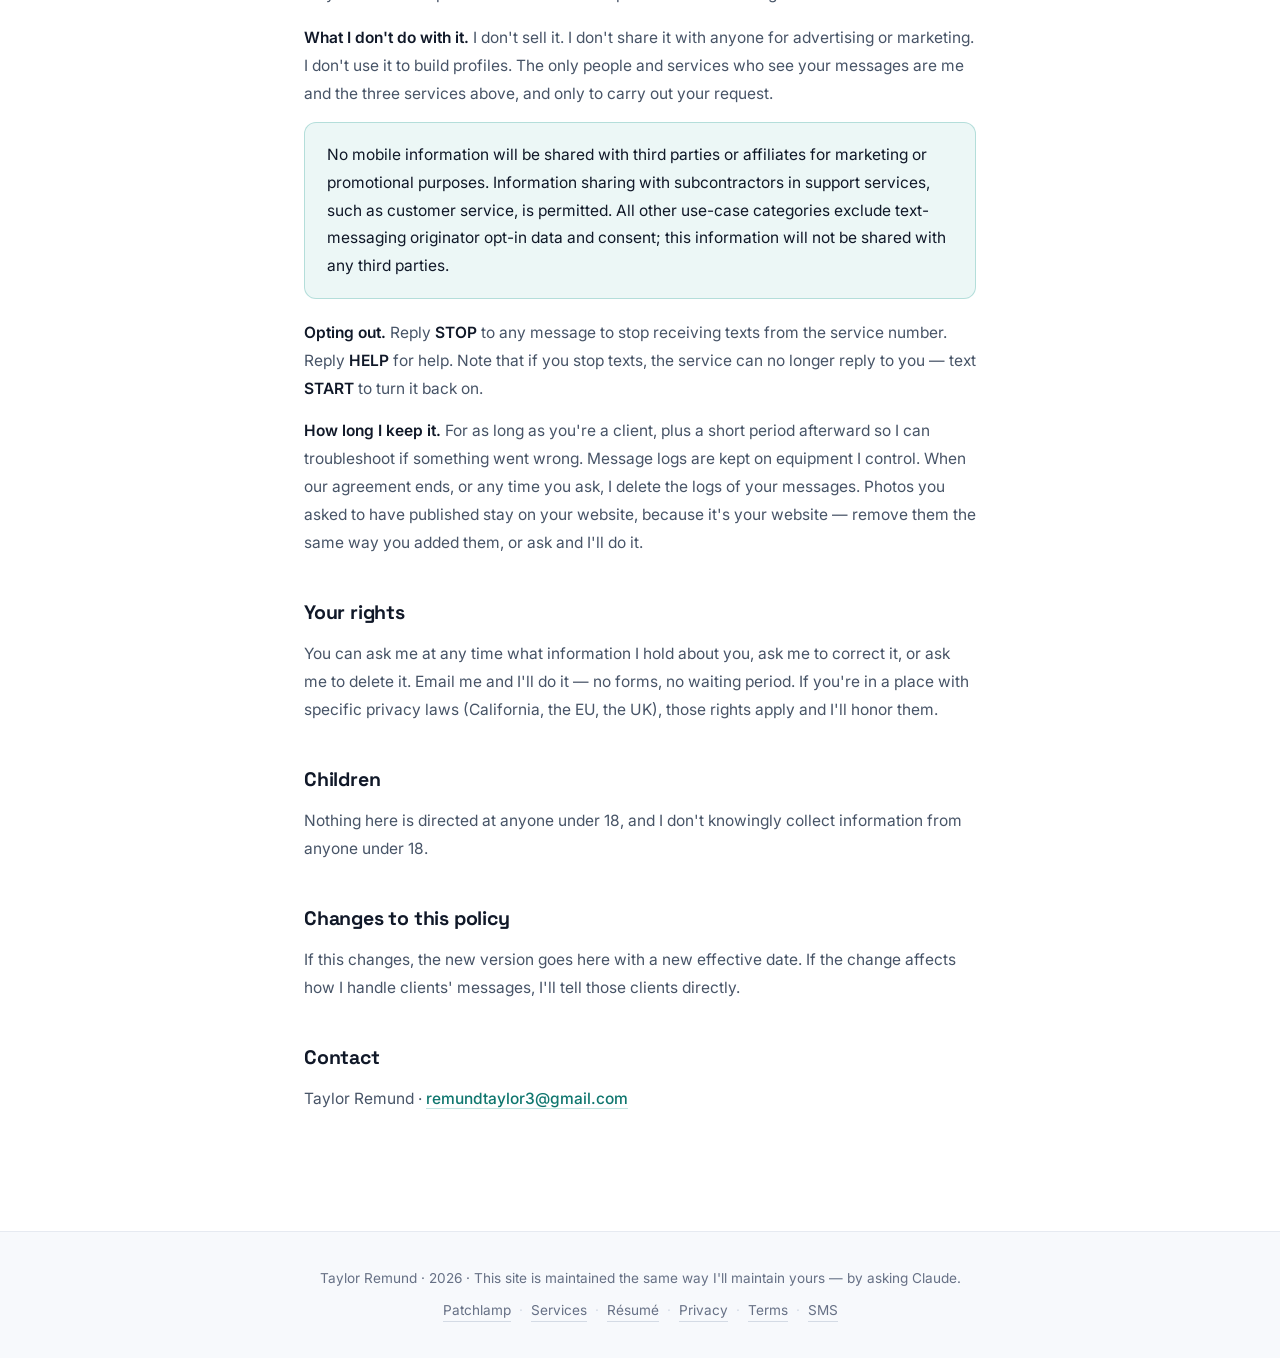
<file: privacy/index.html>
<!DOCTYPE html>
<html lang="en">
<head>
  <meta charset="UTF-8">
  <meta name="viewport" content="width=device-width, initial-scale=1.0">
  <title>Privacy Policy | Taylor Remund</title>
  <meta name="description" content="What Taylor Remund collects, why, and who sees it — for this website and for the text-message website service.">
  <meta name="robots" content="noindex, follow">
  <link rel="preconnect" href="https://fonts.googleapis.com">
  <link rel="preconnect" href="https://fonts.gstatic.com" crossorigin>
  <link href="https://fonts.googleapis.com/css2?family=Inter:wght@400;500;600&family=Space+Grotesk:wght@500;600;700&family=JetBrains+Mono:wght@400;500&display=swap" rel="stylesheet">
  <link rel="stylesheet" href="../style.css">
</head>
<body>

  <!-- ==================== NAVBAR ==================== -->
  <nav class="navbar" id="navbar">
    <div class="nav-container">
      <a href="../" class="nav-logo">Taylor <span>Remund</span></a>
      <button class="nav-toggle" id="navToggle" aria-label="Toggle menu">
        <span></span><span></span><span></span>
      </button>
      <ul class="nav-links" id="navLinks">
        <li><a href="../">Portfolio</a></li>
        <li><a href="../ai/">AI Services</a></li>
        <li><a href="../terms/">Terms</a></li>
        <li><a href="mailto:remundtaylor3@gmail.com?subject=AI%20Working%20Session" class="nav-cta">Book a Session</a></li>
      </ul>
    </div>
  </nav>

  <!-- ==================== PRIVACY POLICY ==================== -->
  <section class="section legal-page" id="privacy">
    <div class="container legal">
      <span class="section-eyebrow">Legal</span>
      <h1 class="section-title">Privacy Policy</h1>
      <p class="legal-pointer">Patchlamp, the texting service, has its own current copy of this page at <a href="https://patchlamp.com/privacy">patchlamp.com/privacy</a>. What follows stays as it was published.</p>
      <p class="legal-meta">Effective September 12, 2026</p>

      <p class="legal-intro">This is written in plain language on purpose. It covers two things: this website, and the service where clients text a phone number to change their own website. If anything here is unclear, email me and I'll answer directly.</p>

      <h2>Who I am</h2>
      <p>I'm Taylor Remund, a software developer operating as a sole proprietor in Utah. I'm the only person who handles your information. Contact: <a href="mailto:remundtaylor3@gmail.com" class="inline-link">remundtaylor3@gmail.com</a>.</p>

      <h2>This website</h2>
      <p>taylorremund.com does not use analytics, advertising, cookies, or tracking of any kind. There is no login and no form. If you email me, I have your email address and whatever you wrote, and I use it only to reply to you.</p>
      <p>Two things happen in the background that you should know about:</p>
      <ul>
        <li><strong>Hosting.</strong> The site is served by GitHub Pages. Like any web host, GitHub may log the IP address and browser details of visitors under <a href="https://docs.github.com/en/site-policy/privacy-policies/github-general-privacy-statement" target="_blank" rel="noopener" class="inline-link">GitHub's privacy statement</a>. I don't see or keep those logs.</li>
        <li><strong>Fonts.</strong> The typefaces load from Google Fonts, which means your browser requests them from Google's servers. Google's handling of that request is covered by <a href="https://policies.google.com/privacy" target="_blank" rel="noopener" class="inline-link">Google's privacy policy</a>.</li>
      </ul>

      <h2>The text-message website service</h2>
      <p>Some clients change their website by texting a phone number I operate. This section is for them and for anyone they authorize to use it.</p>

      <p><strong>What I collect.</strong> Your mobile phone number, the content of the messages you send, any photos or attachments you send, and the time they were sent. I also keep a record of what was changed on your site as a result, and the reply that was sent to you.</p>

      <p><strong>Why.</strong> Solely to do what you asked: make the change to your website and tell you when it's done. Your number is also used to confirm you're someone authorized to make changes to that site. It is never used for anything else — no marketing, no newsletters, no outreach.</p>

      <p><strong>Who processes it.</strong> Making this work involves three services, each of which handles your messages under its own privacy terms:</p>
      <ul>
        <li><strong>Twilio</strong> delivers the text messages in both directions. Your number and message content pass through their systems.</li>
        <li><strong>Anthropic</strong> provides the AI (Claude) that reads your request and makes the change. The text of your message and any photos you send are sent to Anthropic to be interpreted and acted on, under <a href="https://www.anthropic.com/privacy" target="_blank" rel="noopener" class="inline-link">Anthropic's privacy policy</a>.</li>
        <li><strong>GitHub</strong> stores your website's code and files. Because your website is public, any photo you send to be published on it becomes public the moment it goes live.</li>
      </ul>

      <p><strong>What I don't do with it.</strong> I don't sell it. I don't share it with anyone for advertising or marketing. I don't use it to build profiles. The only people and services who see your messages are me and the three services above, and only to carry out your request.</p>

      <div class="legal-callout">
        <p>No mobile information will be shared with third parties or affiliates for marketing or promotional purposes. Information sharing with subcontractors in support services, such as customer service, is permitted. All other use-case categories exclude text-messaging originator opt-in data and consent; this information will not be shared with any third parties.</p>
      </div>

      <p><strong>Opting out.</strong> Reply <strong>STOP</strong> to any message to stop receiving texts from the service number. Reply <strong>HELP</strong> for help. Note that if you stop texts, the service can no longer reply to you — text <strong>START</strong> to turn it back on.</p>

      <p><strong>How long I keep it.</strong> For as long as you're a client, plus a short period afterward so I can troubleshoot if something went wrong. Message logs are kept on equipment I control. When our agreement ends, or any time you ask, I delete the logs of your messages. Photos you asked to have published stay on your website, because it's your website — remove them the same way you added them, or ask and I'll do it.</p>

      <h2>Your rights</h2>
      <p>You can ask me at any time what information I hold about you, ask me to correct it, or ask me to delete it. Email me and I'll do it — no forms, no waiting period. If you're in a place with specific privacy laws (California, the EU, the UK), those rights apply and I'll honor them.</p>

      <h2>Children</h2>
      <p>Nothing here is directed at anyone under 18, and I don't knowingly collect information from anyone under 18.</p>

      <h2>Changes to this policy</h2>
      <p>If this changes, the new version goes here with a new effective date. If the change affects how I handle clients' messages, I'll tell those clients directly.</p>

      <h2>Contact</h2>
      <p>Taylor Remund &middot; <a href="mailto:remundtaylor3@gmail.com" class="inline-link">remundtaylor3@gmail.com</a></p>
    </div>
  </section>

  <!-- ==================== FOOTER ==================== -->
  <footer class="footer">
    <p>Taylor Remund &middot; 2026 &middot; This site is maintained the same way I'll maintain yours — by asking Claude.</p>
    <p class="footer-links"><a href="../#patchlamp">Patchlamp</a><span>&middot;</span><a href="../ai/">Services</a><span>&middot;</span><a href="../resume/">Résumé</a><span>&middot;</span><a href="../privacy/">Privacy</a><span>&middot;</span><a href="../terms/">Terms</a><span>&middot;</span><a href="../sms/">SMS</a></p>
  </footer>

  <script src="../script.js"></script>
</body>
</html>
</file>
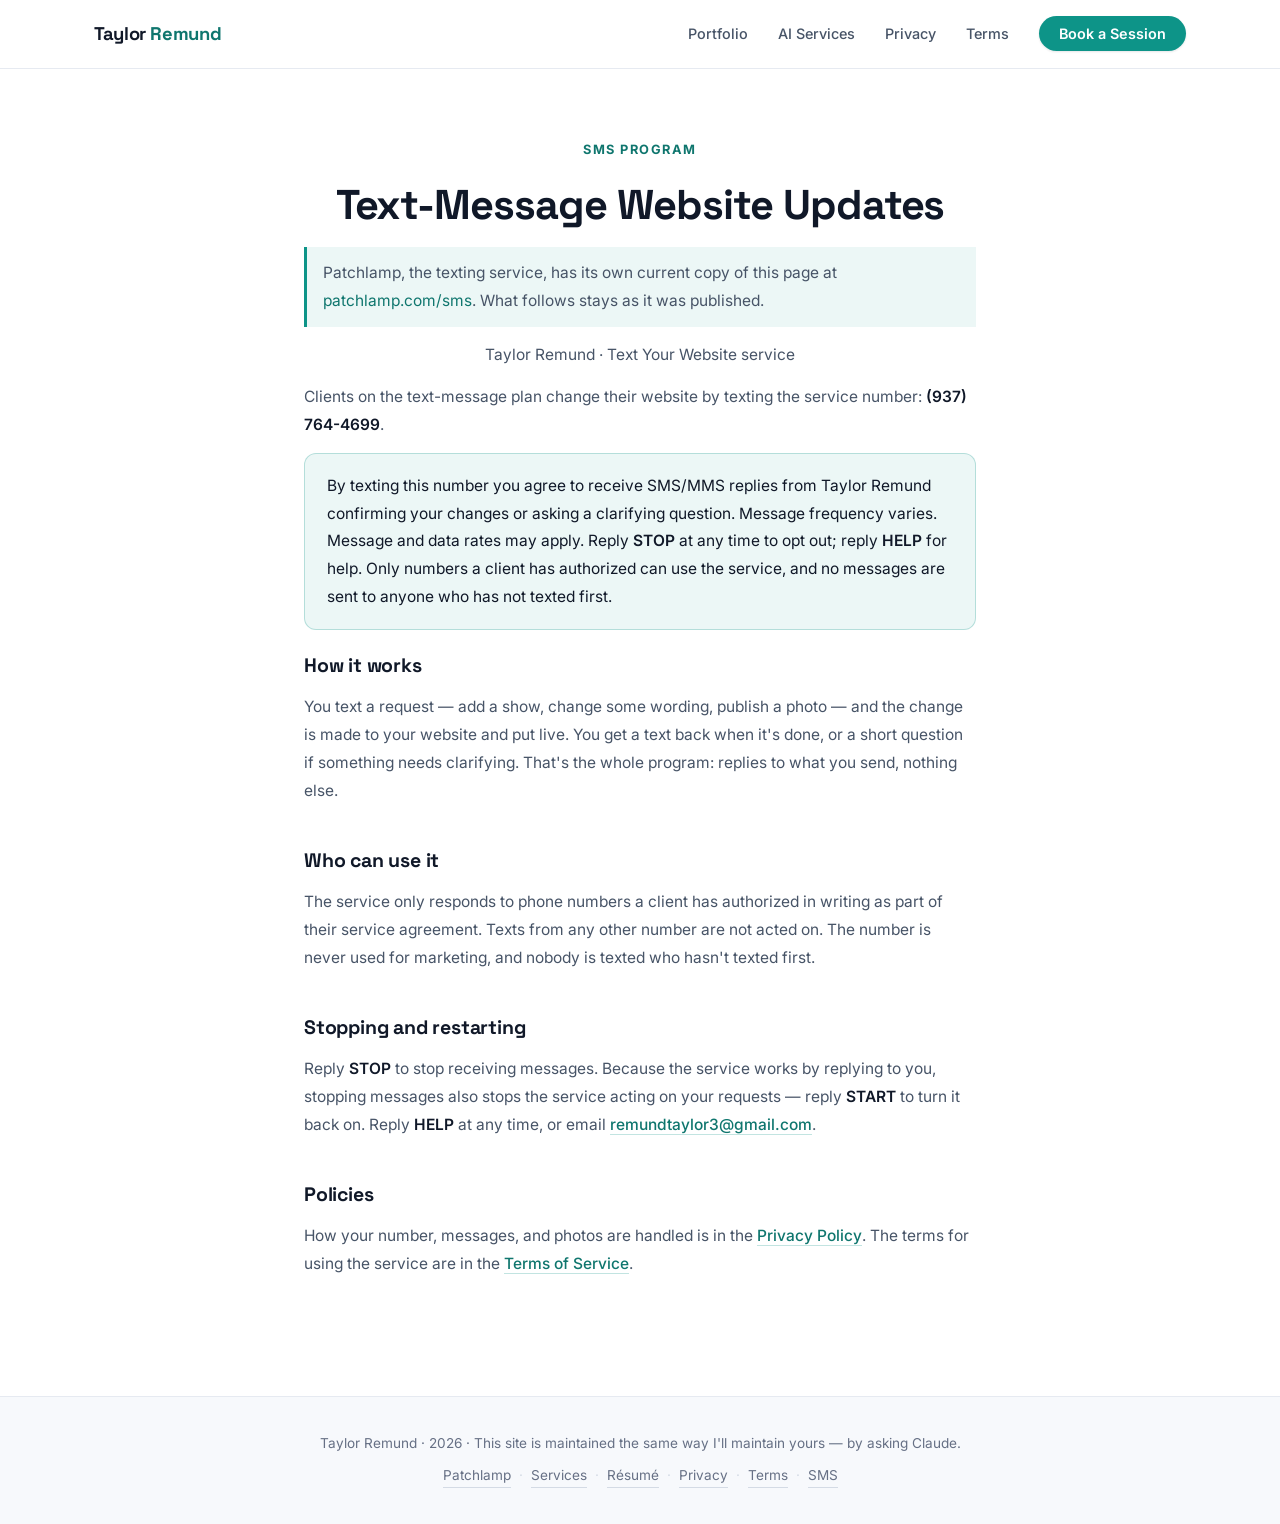
<file: sms/index.html>
<!DOCTYPE html>
<html lang="en">
<head>
  <meta charset="UTF-8">
  <meta name="viewport" content="width=device-width, initial-scale=1.0">
  <title>Text-Message Website Updates | Taylor Remund</title>
  <meta name="description" content="How clients on Taylor Remund's text-message plan update their website by texting, and the SMS terms that apply.">
  <link rel="preconnect" href="https://fonts.googleapis.com">
  <link rel="preconnect" href="https://fonts.gstatic.com" crossorigin>
  <link href="https://fonts.googleapis.com/css2?family=Inter:wght@400;500;600&family=Space+Grotesk:wght@500;600;700&family=JetBrains+Mono:wght@400;500&display=swap" rel="stylesheet">
  <link rel="stylesheet" href="../style.css">
</head>
<body>

  <!-- ==================== NAVBAR ==================== -->
  <nav class="navbar" id="navbar">
    <div class="nav-container">
      <a href="../" class="nav-logo">Taylor <span>Remund</span></a>
      <button class="nav-toggle" id="navToggle" aria-label="Toggle menu">
        <span></span><span></span><span></span>
      </button>
      <ul class="nav-links" id="navLinks">
        <li><a href="../">Portfolio</a></li>
        <li><a href="../ai/">AI Services</a></li>
        <li><a href="../privacy/">Privacy</a></li>
        <li><a href="../terms/">Terms</a></li>
        <li><a href="mailto:remundtaylor3@gmail.com?subject=AI%20Working%20Session" class="nav-cta">Book a Session</a></li>
      </ul>
    </div>
  </nav>

  <!-- ==================== SMS OPT-IN ==================== -->
  <section class="section legal-page" id="sms">
    <div class="container legal">
      <span class="section-eyebrow">SMS Program</span>
      <h1 class="section-title">Text-Message Website Updates</h1>
      <p class="legal-pointer">Patchlamp, the texting service, has its own current copy of this page at <a href="https://patchlamp.com/sms">patchlamp.com/sms</a>. What follows stays as it was published.</p>
      <p class="legal-meta">Taylor Remund &middot; Text Your Website service</p>

      <p class="legal-intro">Clients on the text-message plan change their website by texting the service number: <strong>(937) 764-4699</strong>.</p>

      <div class="legal-callout">
        <p>By texting this number you agree to receive SMS/MMS replies from Taylor Remund confirming your changes or asking a clarifying question. Message frequency varies. Message and data rates may apply. Reply <strong>STOP</strong> at any time to opt out; reply <strong>HELP</strong> for help. Only numbers a client has authorized can use the service, and no messages are sent to anyone who has not texted first.</p>
      </div>

      <h2>How it works</h2>
      <p>You text a request — add a show, change some wording, publish a photo — and the change is made to your website and put live. You get a text back when it's done, or a short question if something needs clarifying. That's the whole program: replies to what you send, nothing else.</p>

      <h2>Who can use it</h2>
      <p>The service only responds to phone numbers a client has authorized in writing as part of their service agreement. Texts from any other number are not acted on. The number is never used for marketing, and nobody is texted who hasn't texted first.</p>

      <h2>Stopping and restarting</h2>
      <p>Reply <strong>STOP</strong> to stop receiving messages. Because the service works by replying to you, stopping messages also stops the service acting on your requests — reply <strong>START</strong> to turn it back on. Reply <strong>HELP</strong> at any time, or email <a href="mailto:remundtaylor3@gmail.com" class="inline-link">remundtaylor3@gmail.com</a>.</p>

      <h2>Policies</h2>
      <p>How your number, messages, and photos are handled is in the <a href="../privacy/" class="inline-link">Privacy Policy</a>. The terms for using the service are in the <a href="../terms/" class="inline-link">Terms of Service</a>.</p>
    </div>
  </section>

  <!-- ==================== FOOTER ==================== -->
  <footer class="footer">
    <p>Taylor Remund &middot; 2026 &middot; This site is maintained the same way I'll maintain yours — by asking Claude.</p>
    <p class="footer-links"><a href="../#patchlamp">Patchlamp</a><span>&middot;</span><a href="../ai/">Services</a><span>&middot;</span><a href="../resume/">Résumé</a><span>&middot;</span><a href="../privacy/">Privacy</a><span>&middot;</span><a href="../terms/">Terms</a><span>&middot;</span><a href="../sms/">SMS</a></p>
  </footer>

  <script src="../script.js"></script>
</body>
</html>
</file>
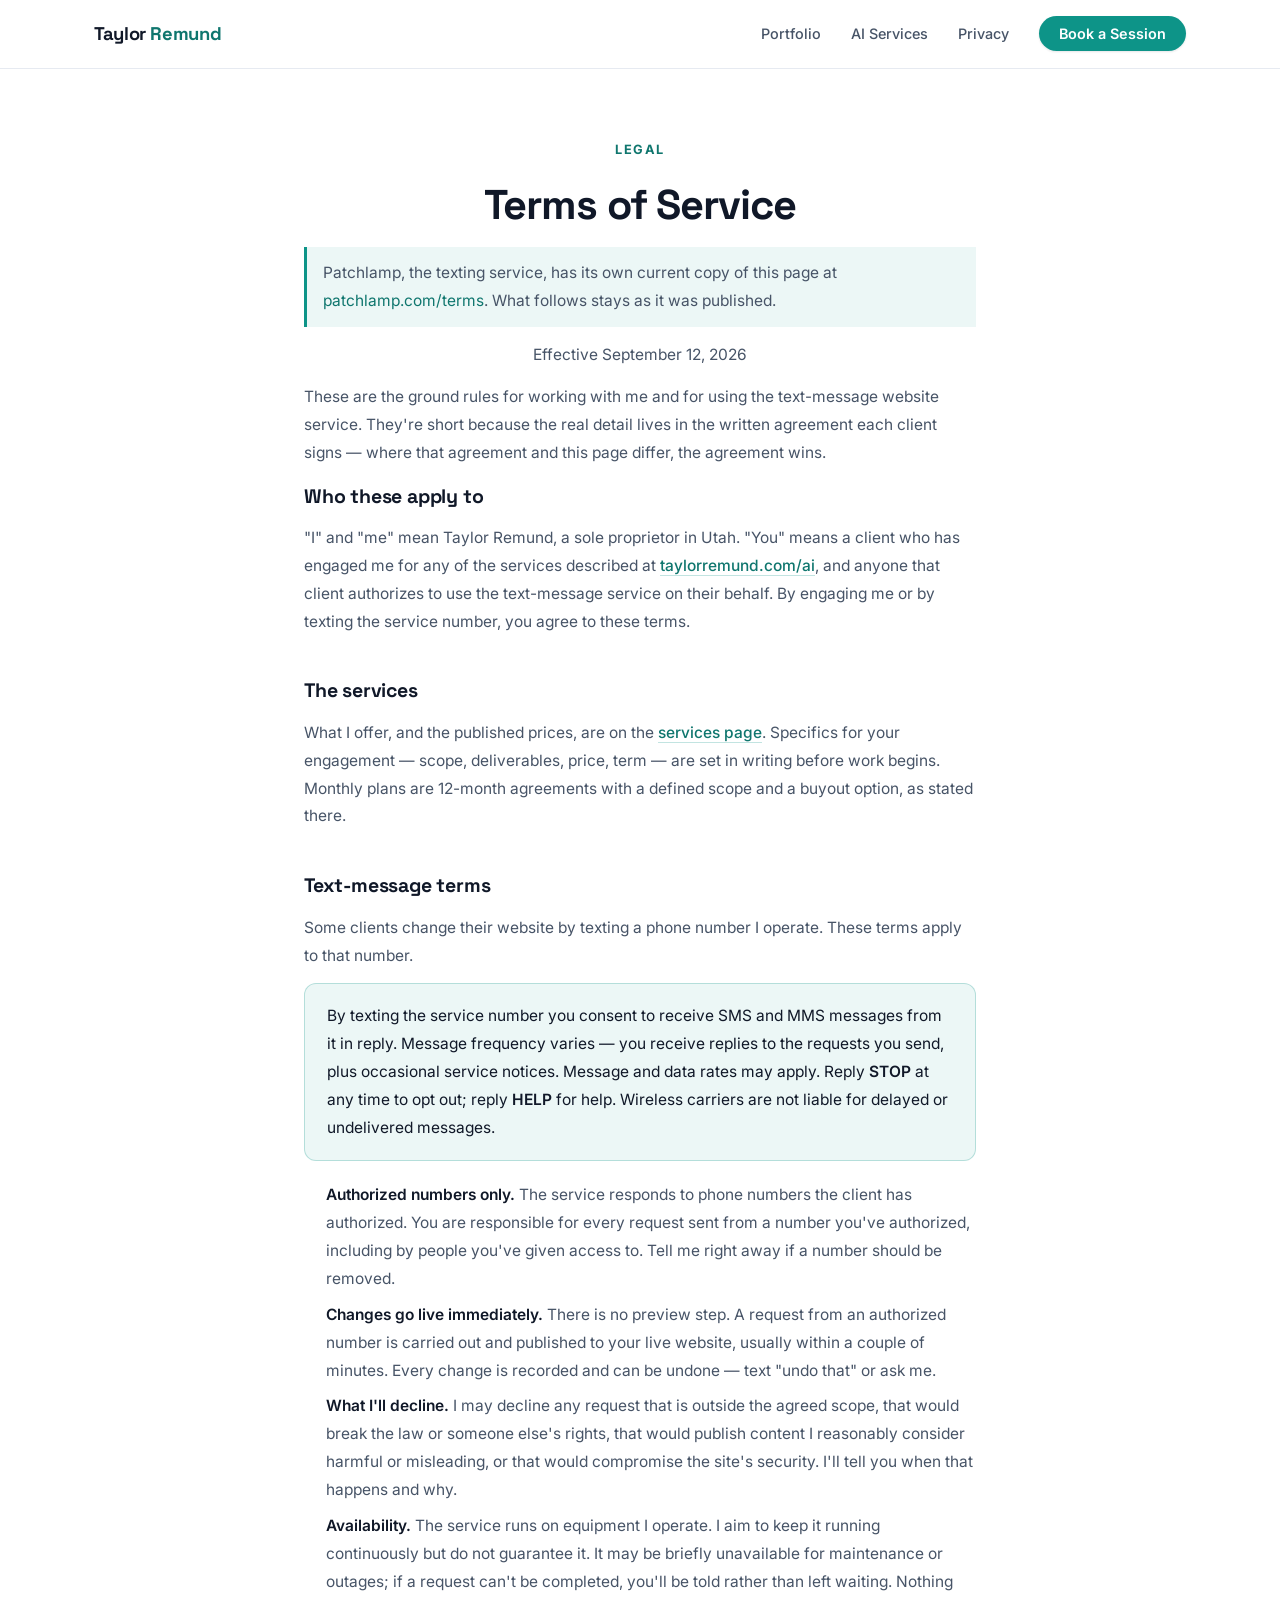
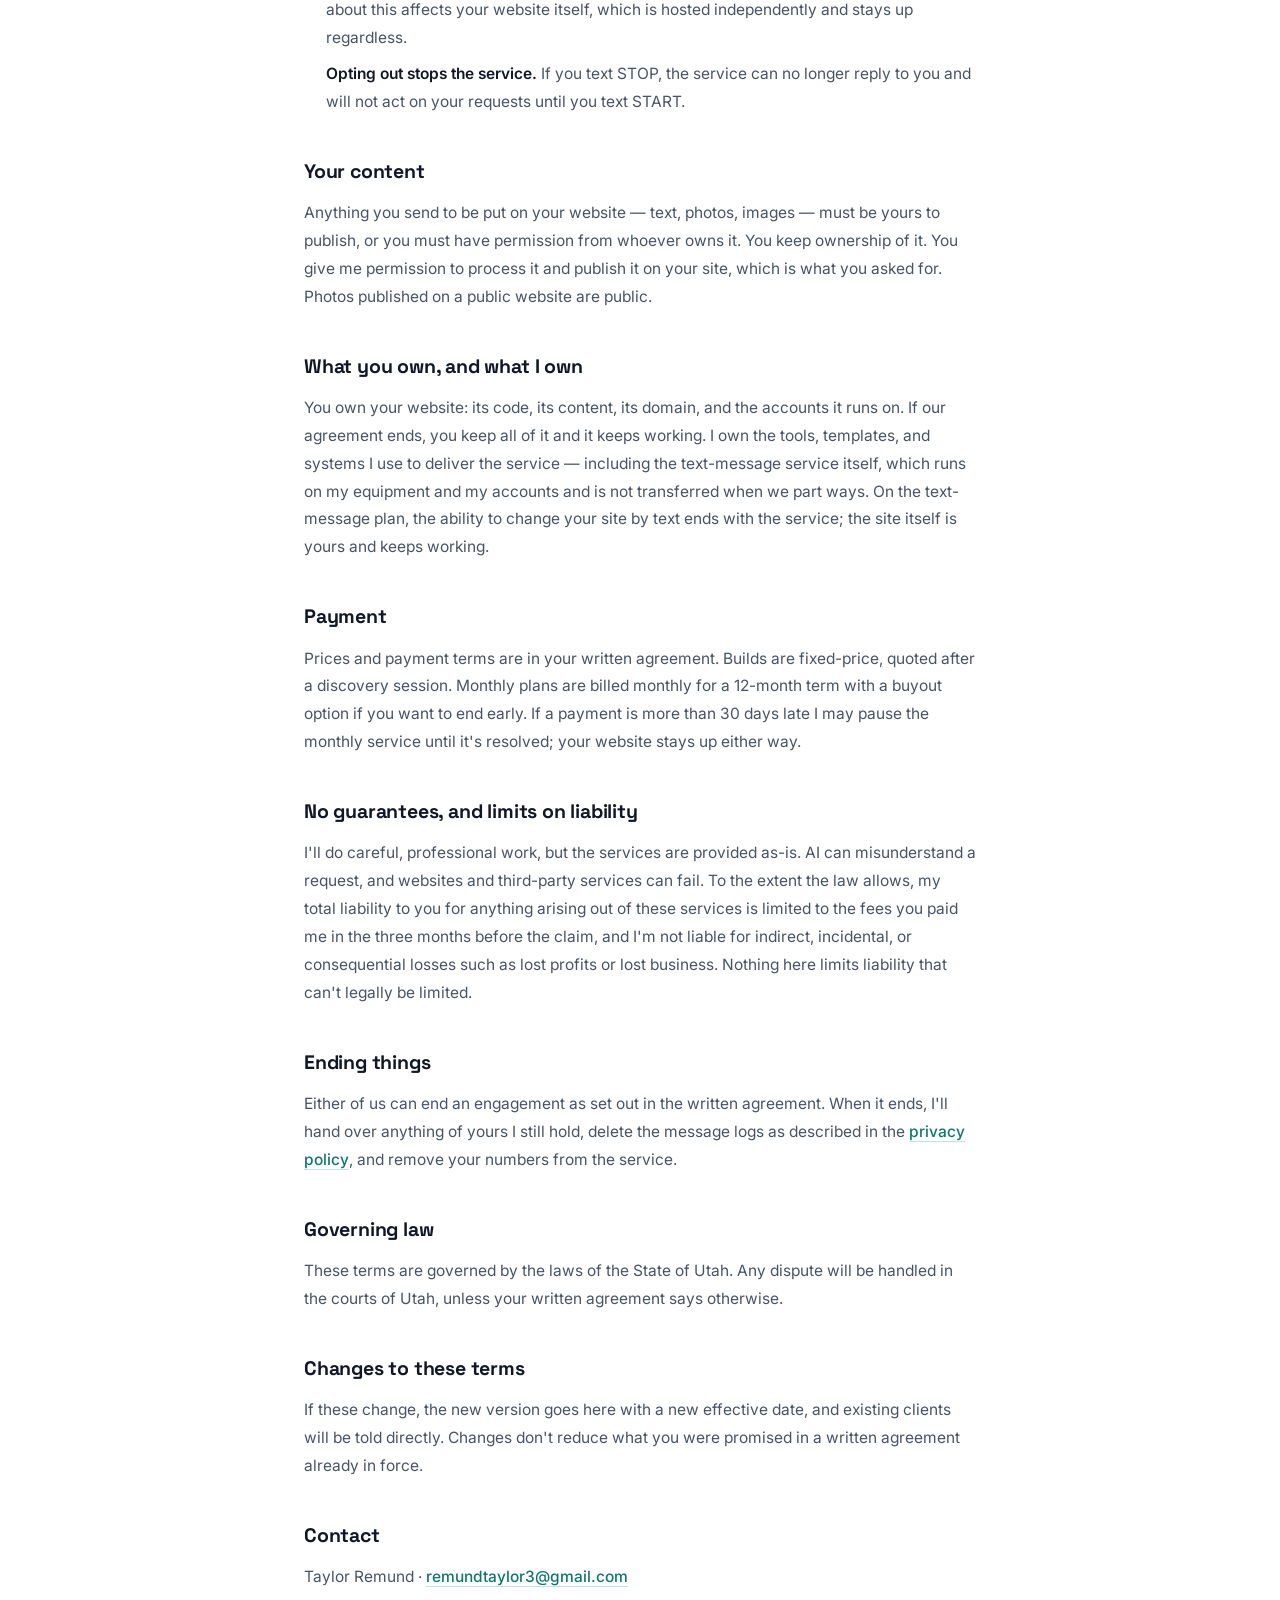
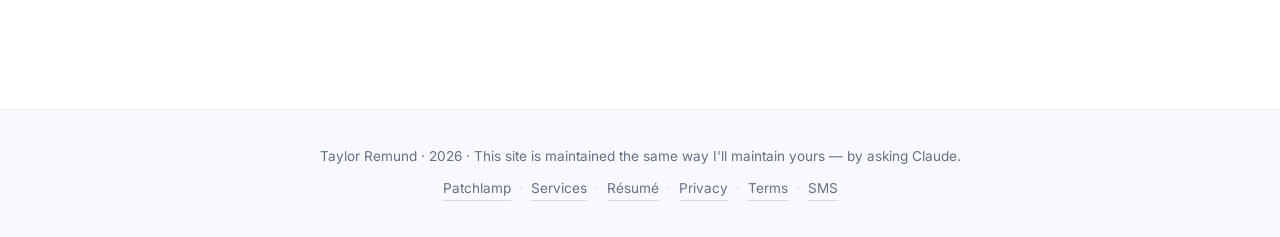
<file: terms/index.html>
<!DOCTYPE html>
<html lang="en">
<head>
  <meta charset="UTF-8">
  <meta name="viewport" content="width=device-width, initial-scale=1.0">
  <title>Terms of Service | Taylor Remund</title>
  <meta name="description" content="The terms for Taylor Remund's AI services and the text-message website service.">
  <meta name="robots" content="noindex, follow">
  <link rel="preconnect" href="https://fonts.googleapis.com">
  <link rel="preconnect" href="https://fonts.gstatic.com" crossorigin>
  <link href="https://fonts.googleapis.com/css2?family=Inter:wght@400;500;600&family=Space+Grotesk:wght@500;600;700&family=JetBrains+Mono:wght@400;500&display=swap" rel="stylesheet">
  <link rel="stylesheet" href="../style.css">
</head>
<body>

  <!-- ==================== NAVBAR ==================== -->
  <nav class="navbar" id="navbar">
    <div class="nav-container">
      <a href="../" class="nav-logo">Taylor <span>Remund</span></a>
      <button class="nav-toggle" id="navToggle" aria-label="Toggle menu">
        <span></span><span></span><span></span>
      </button>
      <ul class="nav-links" id="navLinks">
        <li><a href="../">Portfolio</a></li>
        <li><a href="../ai/">AI Services</a></li>
        <li><a href="../privacy/">Privacy</a></li>
        <li><a href="mailto:remundtaylor3@gmail.com?subject=AI%20Working%20Session" class="nav-cta">Book a Session</a></li>
      </ul>
    </div>
  </nav>

  <!-- ==================== TERMS ==================== -->
  <section class="section legal-page" id="terms">
    <div class="container legal">
      <span class="section-eyebrow">Legal</span>
      <h1 class="section-title">Terms of Service</h1>
      <p class="legal-pointer">Patchlamp, the texting service, has its own current copy of this page at <a href="https://patchlamp.com/terms">patchlamp.com/terms</a>. What follows stays as it was published.</p>
      <p class="legal-meta">Effective September 12, 2026</p>

      <p class="legal-intro">These are the ground rules for working with me and for using the text-message website service. They're short because the real detail lives in the written agreement each client signs — where that agreement and this page differ, the agreement wins.</p>

      <h2>Who these apply to</h2>
      <p>"I" and "me" mean Taylor Remund, a sole proprietor in Utah. "You" means a client who has engaged me for any of the services described at <a href="../ai/" class="inline-link">taylorremund.com/ai</a>, and anyone that client authorizes to use the text-message service on their behalf. By engaging me or by texting the service number, you agree to these terms.</p>

      <h2>The services</h2>
      <p>What I offer, and the published prices, are on the <a href="../ai/#packages" class="inline-link">services page</a>. Specifics for your engagement — scope, deliverables, price, term — are set in writing before work begins. Monthly plans are 12-month agreements with a defined scope and a buyout option, as stated there.</p>

      <h2>Text-message terms</h2>
      <p>Some clients change their website by texting a phone number I operate. These terms apply to that number.</p>

      <div class="legal-callout">
        <p>By texting the service number you consent to receive SMS and MMS messages from it in reply. Message frequency varies — you receive replies to the requests you send, plus occasional service notices. Message and data rates may apply. Reply <strong>STOP</strong> at any time to opt out; reply <strong>HELP</strong> for help. Wireless carriers are not liable for delayed or undelivered messages.</p>
      </div>

      <ul>
        <li><strong>Authorized numbers only.</strong> The service responds to phone numbers the client has authorized. You are responsible for every request sent from a number you've authorized, including by people you've given access to. Tell me right away if a number should be removed.</li>
        <li><strong>Changes go live immediately.</strong> There is no preview step. A request from an authorized number is carried out and published to your live website, usually within a couple of minutes. Every change is recorded and can be undone — text "undo that" or ask me.</li>
        <li><strong>What I'll decline.</strong> I may decline any request that is outside the agreed scope, that would break the law or someone else's rights, that would publish content I reasonably consider harmful or misleading, or that would compromise the site's security. I'll tell you when that happens and why.</li>
        <li><strong>Availability.</strong> The service runs on equipment I operate. I aim to keep it running continuously but do not guarantee it. It may be briefly unavailable for maintenance or outages; if a request can't be completed, you'll be told rather than left waiting. Nothing about this affects your website itself, which is hosted independently and stays up regardless.</li>
        <li><strong>Opting out stops the service.</strong> If you text STOP, the service can no longer reply to you and will not act on your requests until you text START.</li>
      </ul>

      <h2>Your content</h2>
      <p>Anything you send to be put on your website — text, photos, images — must be yours to publish, or you must have permission from whoever owns it. You keep ownership of it. You give me permission to process it and publish it on your site, which is what you asked for. Photos published on a public website are public.</p>

      <h2>What you own, and what I own</h2>
      <p>You own your website: its code, its content, its domain, and the accounts it runs on. If our agreement ends, you keep all of it and it keeps working. I own the tools, templates, and systems I use to deliver the service — including the text-message service itself, which runs on my equipment and my accounts and is not transferred when we part ways. On the text-message plan, the ability to change your site by text ends with the service; the site itself is yours and keeps working.</p>

      <h2>Payment</h2>
      <p>Prices and payment terms are in your written agreement. Builds are fixed-price, quoted after a discovery session. Monthly plans are billed monthly for a 12-month term with a buyout option if you want to end early. If a payment is more than 30 days late I may pause the monthly service until it's resolved; your website stays up either way.</p>

      <h2>No guarantees, and limits on liability</h2>
      <p>I'll do careful, professional work, but the services are provided as-is. AI can misunderstand a request, and websites and third-party services can fail. To the extent the law allows, my total liability to you for anything arising out of these services is limited to the fees you paid me in the three months before the claim, and I'm not liable for indirect, incidental, or consequential losses such as lost profits or lost business. Nothing here limits liability that can't legally be limited.</p>

      <h2>Ending things</h2>
      <p>Either of us can end an engagement as set out in the written agreement. When it ends, I'll hand over anything of yours I still hold, delete the message logs as described in the <a href="../privacy/" class="inline-link">privacy policy</a>, and remove your numbers from the service.</p>

      <h2>Governing law</h2>
      <p>These terms are governed by the laws of the State of Utah. Any dispute will be handled in the courts of Utah, unless your written agreement says otherwise.</p>

      <h2>Changes to these terms</h2>
      <p>If these change, the new version goes here with a new effective date, and existing clients will be told directly. Changes don't reduce what you were promised in a written agreement already in force.</p>

      <h2>Contact</h2>
      <p>Taylor Remund &middot; <a href="mailto:remundtaylor3@gmail.com" class="inline-link">remundtaylor3@gmail.com</a></p>
    </div>
  </section>

  <!-- ==================== FOOTER ==================== -->
  <footer class="footer">
    <p>Taylor Remund &middot; 2026 &middot; This site is maintained the same way I'll maintain yours — by asking Claude.</p>
    <p class="footer-links"><a href="../#patchlamp">Patchlamp</a><span>&middot;</span><a href="../ai/">Services</a><span>&middot;</span><a href="../resume/">Résumé</a><span>&middot;</span><a href="../privacy/">Privacy</a><span>&middot;</span><a href="../terms/">Terms</a><span>&middot;</span><a href="../sms/">SMS</a></p>
  </footer>

  <script src="../script.js"></script>
</body>
</html>
</file>
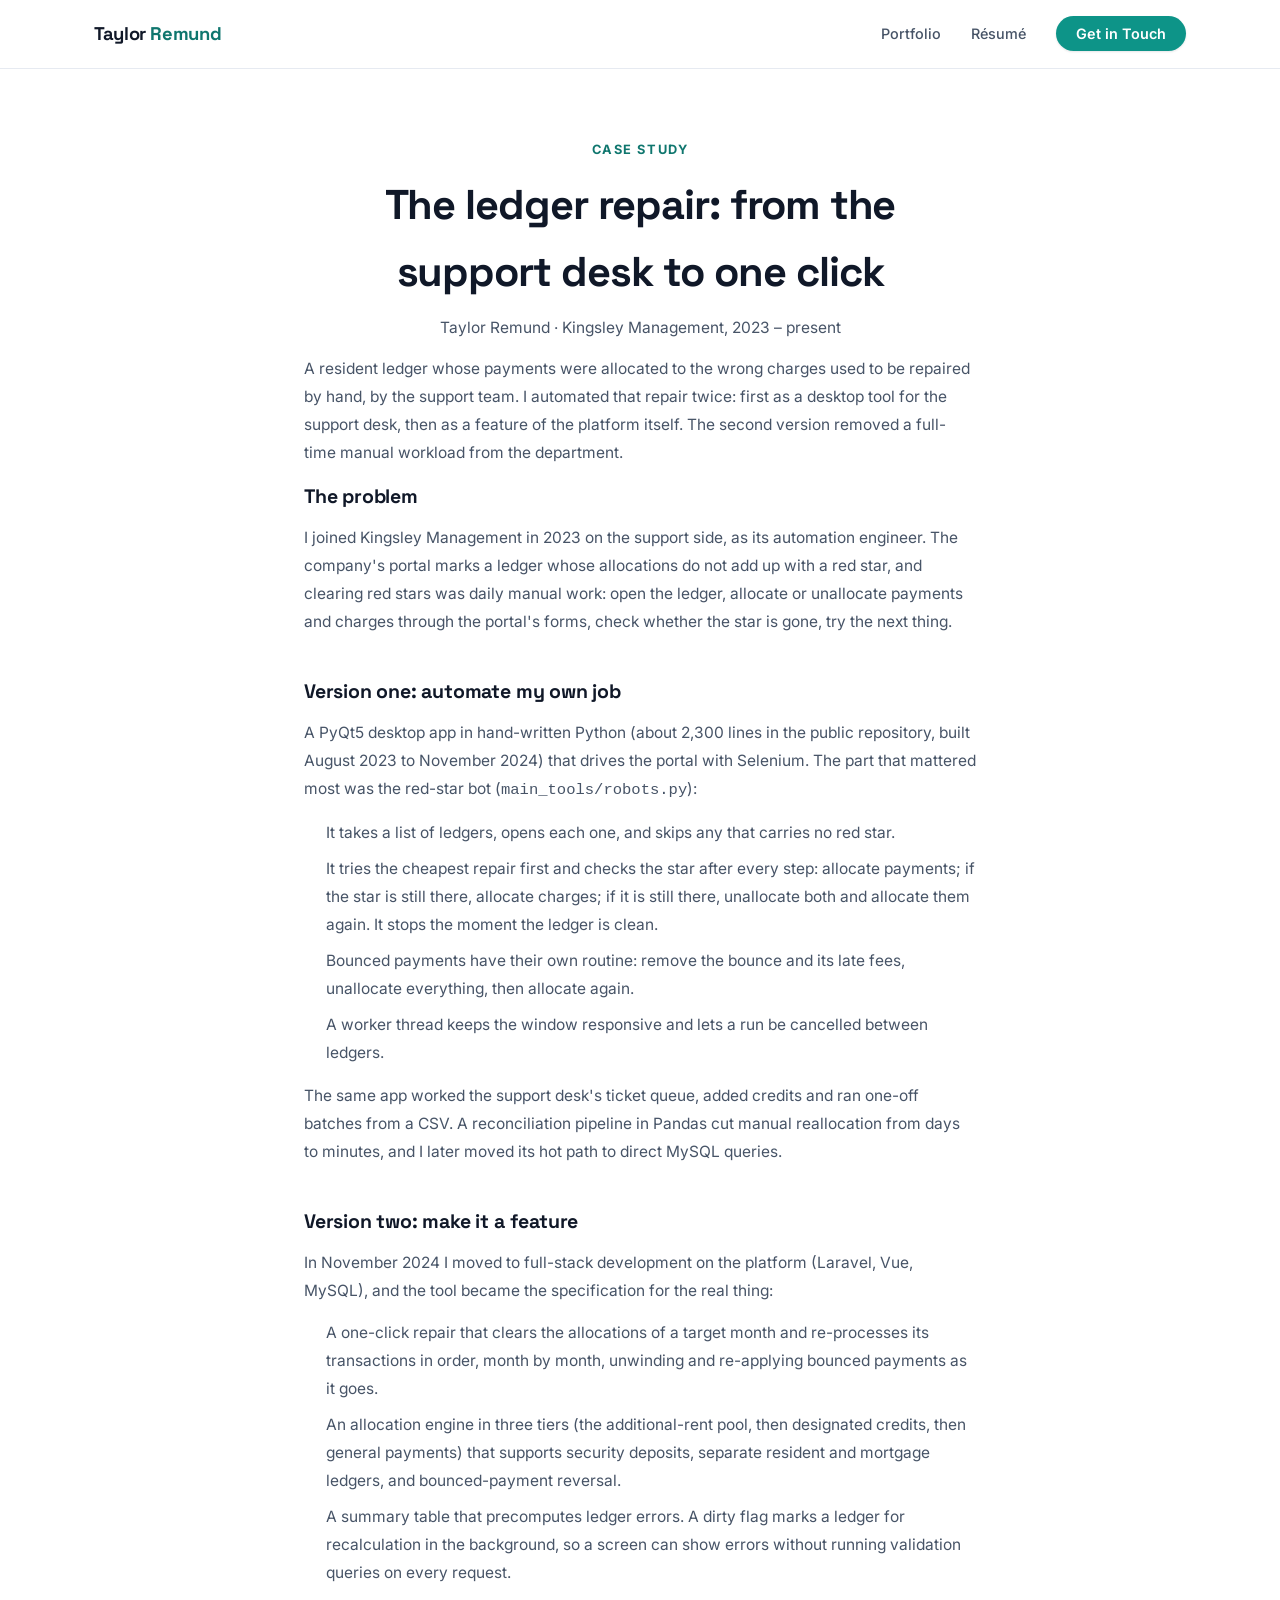
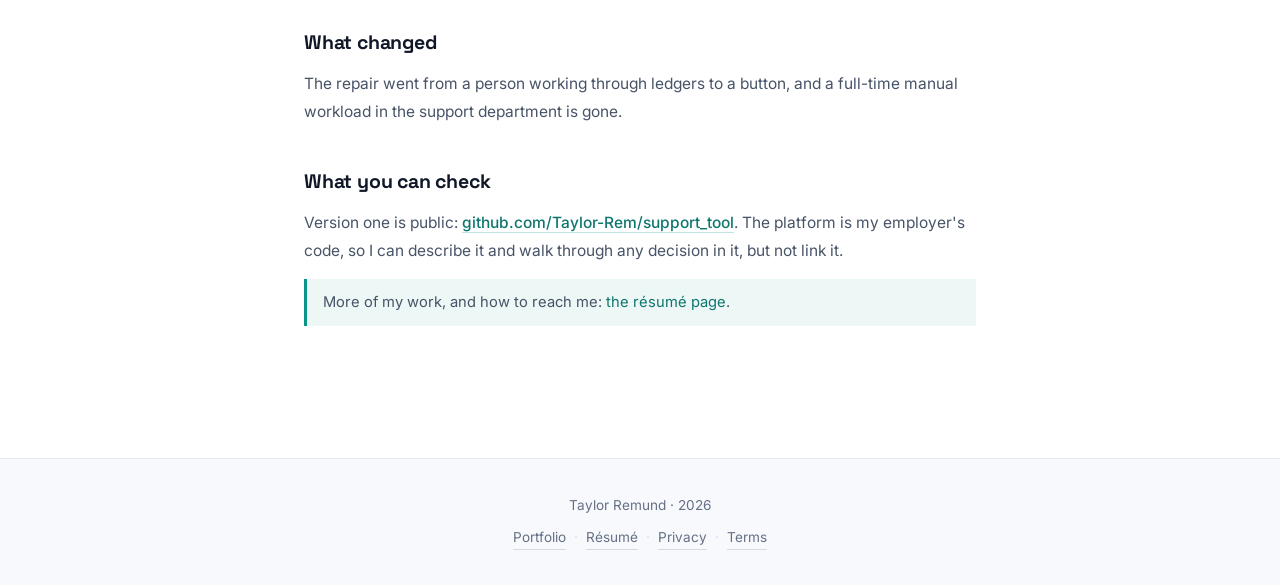
<file: case-studies/ledger-repair/index.html>
<!DOCTYPE html>
<html lang="en">
<head>
  <meta charset="UTF-8">
  <meta name="viewport" content="width=device-width, initial-scale=1.0">
  <title>The ledger repair — Taylor Remund</title>
  <meta name="description" content="Case study: how Taylor Remund automated the repair of resident ledgers twice, first as a desktop tool for the support desk, then as a one-click feature of the platform.">
  <meta property="og:title" content="The ledger repair: from the support desk to one click">
  <meta property="og:description" content="A case study: a support-desk automation that became a platform feature and removed a full-time manual workload.">
  <meta property="og:type" content="article">
  <meta property="og:url" content="https://taylorremund.com/case-studies/ledger-repair/">
  <link rel="preconnect" href="https://fonts.googleapis.com">
  <link rel="preconnect" href="https://fonts.gstatic.com" crossorigin>
  <link href="https://fonts.googleapis.com/css2?family=Inter:wght@400;500;600&family=Space+Grotesk:wght@500;600;700&family=JetBrains+Mono:wght@400;500&display=swap" rel="stylesheet">
  <link rel="stylesheet" href="../../style.css">
</head>
<body>

  <!-- ==================== NAVBAR ==================== -->
  <nav class="navbar" id="navbar">
    <div class="nav-container">
      <a href="../../" class="nav-logo">Taylor <span>Remund</span></a>
      <button class="nav-toggle" id="navToggle" aria-label="Toggle menu">
        <span></span><span></span><span></span>
      </button>
      <ul class="nav-links" id="navLinks">
        <li><a href="../../">Portfolio</a></li>
        <li><a href="../../resume/">Résumé</a></li>
        <li><a href="../../resume/#contact" class="nav-cta">Get in Touch</a></li>
      </ul>
    </div>
  </nav>

  <!-- ==================== CASE STUDY ==================== -->
  <section class="section legal-page" id="ledger-repair">
    <div class="container legal">
      <span class="section-eyebrow">Case study</span>
      <h1 class="section-title">The ledger repair: from the support desk to one click</h1>
      <p class="legal-meta">Taylor Remund &middot; Kingsley Management, 2023 – present</p>

      <p class="legal-intro">A resident ledger whose payments were allocated to the wrong charges used to be repaired by hand, by the support team. I automated that repair twice: first as a desktop tool for the support desk, then as a feature of the platform itself. The second version removed a full-time manual workload from the department.</p>

      <h2>The problem</h2>
      <p>I joined Kingsley Management in 2023 on the support side, as its automation engineer. The company's portal marks a ledger whose allocations do not add up with a red star, and clearing red stars was daily manual work: open the ledger, allocate or unallocate payments and charges through the portal's forms, check whether the star is gone, try the next thing.</p>

      <h2>Version one: automate my own job</h2>
      <p>A PyQt5 desktop app in hand-written Python (about 2,300 lines in the public repository, built August 2023 to November 2024) that drives the portal with Selenium. The part that mattered most was the red-star bot (<code>main_tools/robots.py</code>):</p>
      <ul>
        <li>It takes a list of ledgers, opens each one, and skips any that carries no red star.</li>
        <li>It tries the cheapest repair first and checks the star after every step: allocate payments; if the star is still there, allocate charges; if it is still there, unallocate both and allocate them again. It stops the moment the ledger is clean.</li>
        <li>Bounced payments have their own routine: remove the bounce and its late fees, unallocate everything, then allocate again.</li>
        <li>A worker thread keeps the window responsive and lets a run be cancelled between ledgers.</li>
      </ul>
      <p>The same app worked the support desk's ticket queue, added credits and ran one-off batches from a CSV. A reconciliation pipeline in Pandas cut manual reallocation from days to minutes, and I later moved its hot path to direct MySQL queries.</p>

      <h2>Version two: make it a feature</h2>
      <p>In November 2024 I moved to full-stack development on the platform (Laravel, Vue, MySQL), and the tool became the specification for the real thing:</p>
      <ul>
        <li>A one-click repair that clears the allocations of a target month and re-processes its transactions in order, month by month, unwinding and re-applying bounced payments as it goes.</li>
        <li>An allocation engine in three tiers (the additional-rent pool, then designated credits, then general payments) that supports security deposits, separate resident and mortgage ledgers, and bounced-payment reversal.</li>
        <li>A summary table that precomputes ledger errors. A dirty flag marks a ledger for recalculation in the background, so a screen can show errors without running validation queries on every request.</li>
      </ul>

      <h2>What changed</h2>
      <p>The repair went from a person working through ledgers to a button, and a full-time manual workload in the support department is gone.</p>

      <h2>What you can check</h2>
      <p>Version one is public: <a href="https://github.com/Taylor-Rem/support_tool" target="_blank" rel="noopener" class="inline-link">github.com/Taylor-Rem/support_tool</a>. The platform is my employer's code, so I can describe it and walk through any decision in it, but not link it.</p>

      <div class="legal-pointer">More of my work, and how to reach me: <a href="../../resume/">the résumé page</a>.</div>
    </div>
  </section>

  <!-- ==================== FOOTER ==================== -->
  <footer class="footer">
    <p>Taylor Remund &middot; 2026</p>
    <p class="footer-links"><a href="../../">Portfolio</a><span>&middot;</span><a href="../../resume/">Résumé</a><span>&middot;</span><a href="../../privacy/">Privacy</a><span>&middot;</span><a href="../../terms/">Terms</a></p>
  </footer>

  <script src="../../script.js"></script>
</body>
</html>
</file>
<file: style.css>
/* ============================================================
   taylorremund.com — light theme design system
   ============================================================ */

*, *::before, *::after { margin: 0; padding: 0; box-sizing: border-box; }

:root {
  --bg: #ffffff;
  --bg-alt: #f7f9fc;
  --surface: #ffffff;
  --border: #e6eaf1;
  --border-strong: #d4dbe5;
  --text: #101828;
  --text-muted: #475467;
  --text-soft: #667085;
  --accent: #0d9488;
  --accent-hover: #0b7f75;
  --accent-ink: #0f766e;
  --accent-soft: rgba(13, 148, 136, 0.08);
  --accent-border: rgba(13, 148, 136, 0.25);
  --shadow-sm: 0 1px 2px rgba(16, 24, 40, 0.06), 0 1px 3px rgba(16, 24, 40, 0.05);
  --shadow-md: 0 12px 32px -12px rgba(16, 24, 40, 0.16);
  --shadow-lg: 0 24px 64px -24px rgba(16, 24, 40, 0.24);
  --radius: 16px;
  --font-heading: 'Space Grotesk', sans-serif;
  --font-body: 'Inter', -apple-system, BlinkMacSystemFont, sans-serif;
}

html { scroll-behavior: smooth; scroll-padding-top: 84px; }

body {
  font-family: var(--font-body);
  background: var(--bg);
  color: var(--text);
  line-height: 1.6;
  -webkit-font-smoothing: antialiased;
  -moz-osx-font-smoothing: grayscale;
}

a { color: inherit; text-decoration: none; }
ul { list-style: none; }
img { display: block; max-width: 100%; }

.container { width: 100%; max-width: 1140px; margin: 0 auto; padding: 0 24px; }

.inline-link {
  color: var(--accent-ink);
  font-weight: 500;
  border-bottom: 1px solid var(--accent-border);
  transition: border-color 0.2s, color 0.2s;
}
.inline-link:hover { border-color: var(--accent-ink); }

/* ========== NAVBAR ========== */
.navbar {
  position: fixed;
  top: 0; left: 0; right: 0;
  z-index: 1000;
  background: rgba(255, 255, 255, 0.82);
  backdrop-filter: blur(14px);
  -webkit-backdrop-filter: blur(14px);
  border-bottom: 1px solid var(--border);
}

.nav-container {
  max-width: 1140px;
  margin: 0 auto;
  padding: 0 24px;
  display: flex;
  align-items: center;
  justify-content: space-between;
  height: 68px;
}

.nav-logo {
  font-family: var(--font-heading);
  font-weight: 700;
  font-size: 1.15rem;
  letter-spacing: -0.02em;
}
.nav-logo span { color: var(--accent-ink); }

.nav-links { display: flex; align-items: center; gap: 30px; }

.nav-links a {
  font-size: 0.9rem;
  font-weight: 500;
  color: var(--text-muted);
  transition: color 0.2s;
}
.nav-links a:hover { color: var(--text); }

.nav-links a.nav-cta {
  background: var(--accent);
  color: #ffffff;
  padding: 9px 20px;
  border-radius: 999px;
  font-weight: 600;
  box-shadow: var(--shadow-sm);
  transition: background 0.2s, transform 0.2s;
}
.nav-links a.nav-cta:hover { background: var(--accent-hover); color: #fff; transform: translateY(-1px); }

.nav-toggle {
  display: none;
  flex-direction: column;
  gap: 5px;
  background: none;
  border: none;
  cursor: pointer;
  padding: 4px;
}
.nav-toggle span {
  display: block;
  width: 22px; height: 2px;
  background: var(--text);
  border-radius: 2px;
  transition: transform 0.3s, opacity 0.3s;
}
.nav-toggle.active span:nth-child(1) { transform: translateY(7px) rotate(45deg); }
.nav-toggle.active span:nth-child(2) { opacity: 0; }
.nav-toggle.active span:nth-child(3) { transform: translateY(-7px) rotate(-45deg); }

@media (max-width: 860px) {
  .nav-toggle { display: flex; }
  .nav-links {
    position: fixed;
    top: 68px; left: 0; right: 0;
    background: rgba(255, 255, 255, 0.97);
    backdrop-filter: blur(14px);
    -webkit-backdrop-filter: blur(14px);
    flex-direction: column;
    gap: 0;
    padding: 16px 0 24px;
    border-bottom: 1px solid var(--border);
    box-shadow: var(--shadow-md);
    transform: translateY(-130%);
    opacity: 0;
    transition: transform 0.3s ease, opacity 0.3s ease;
    pointer-events: none;
  }
  .nav-links.open { transform: translateY(0); opacity: 1; pointer-events: all; }
  .nav-links a { display: block; padding: 12px 0; font-size: 1rem; }
  .nav-links a.nav-cta { margin-top: 8px; }
}

/* ========== HERO ========== */
.hero {
  position: relative;
  min-height: 92vh;
  display: flex;
  align-items: center;
  justify-content: center;
  text-align: center;
  padding: 150px 24px 90px;
  overflow: hidden;
  background:
    radial-gradient(52rem 30rem at 15% -5%, rgba(13, 148, 136, 0.09), transparent 60%),
    radial-gradient(46rem 28rem at 90% 0%, rgba(245, 158, 11, 0.07), transparent 60%),
    var(--bg);
}
.hero::before {
  content: '';
  position: absolute;
  inset: 0;
  background-image:
    linear-gradient(rgba(16, 24, 40, 0.045) 1px, transparent 1px),
    linear-gradient(90deg, rgba(16, 24, 40, 0.045) 1px, transparent 1px);
  background-size: 44px 44px;
  -webkit-mask-image: radial-gradient(60rem 34rem at 50% 0%, #000 30%, transparent 75%);
  mask-image: radial-gradient(60rem 34rem at 50% 0%, #000 30%, transparent 75%);
  pointer-events: none;
}
.hero-compact { min-height: 78vh; }
.hero-content { position: relative; max-width: 780px; }

.hero-kicker {
  display: inline-flex;
  align-items: center;
  gap: 8px;
  font-size: 0.8rem;
  font-weight: 600;
  letter-spacing: 0.06em;
  text-transform: uppercase;
  color: var(--accent-ink);
  background: #ffffff;
  border: 1px solid var(--border);
  box-shadow: var(--shadow-sm);
  border-radius: 999px;
  padding: 7px 16px;
  margin-bottom: 24px;
}
.hero-kicker::before {
  content: '';
  width: 7px; height: 7px;
  border-radius: 50%;
  background: var(--accent);
}

.hero-name {
  font-family: var(--font-heading);
  font-size: clamp(2.9rem, 7.5vw, 5rem);
  font-weight: 700;
  line-height: 1.05;
  letter-spacing: -0.035em;
  margin-bottom: 18px;
}

.hero-tagline {
  font-size: 1.12rem;
  color: var(--text-muted);
  max-width: 600px;
  margin: 0 auto 38px;
  line-height: 1.75;
}

.hero-cta { display: flex; gap: 14px; justify-content: center; flex-wrap: wrap; }

/* ========== BUTTONS ========== */
.btn {
  display: inline-flex;
  align-items: center;
  justify-content: center;
  gap: 8px;
  padding: 13px 28px;
  border-radius: 10px;
  font-size: 0.95rem;
  font-weight: 600;
  transition: all 0.2s;
  cursor: pointer;
  border: none;
}
.btn-primary {
  background: var(--accent);
  color: #ffffff;
  box-shadow: 0 8px 20px -8px rgba(13, 148, 136, 0.55);
}
.btn-primary:hover { background: var(--accent-hover); transform: translateY(-2px); }
.btn-outline {
  background: #ffffff;
  color: var(--text);
  border: 1px solid var(--border-strong);
  box-shadow: var(--shadow-sm);
}
.btn-outline:hover { border-color: var(--accent); color: var(--accent-ink); transform: translateY(-2px); }

/* ========== SECTIONS ========== */
.section { padding: 104px 0; }
.section-alt { background: var(--bg-alt); }

.section-eyebrow {
  display: block;
  text-align: center;
  font-size: 0.8rem;
  font-weight: 700;
  letter-spacing: 0.12em;
  text-transform: uppercase;
  color: var(--accent-ink);
  margin-bottom: 12px;
}

.section-title {
  font-family: var(--font-heading);
  font-size: clamp(1.9rem, 4vw, 2.6rem);
  font-weight: 700;
  margin-bottom: 20px;
  letter-spacing: -0.025em;
  text-align: center;
}

.section-subtitle {
  text-align: center;
  color: var(--text-muted);
  max-width: 680px;
  margin: 0 auto 56px;
  line-height: 1.75;
  font-size: 1.02rem;
}

/* ========== CARD BASE ========== */
.card {
  background: var(--surface);
  border: 1px solid var(--border);
  border-radius: var(--radius);
  box-shadow: var(--shadow-sm);
  transition: border-color 0.2s, transform 0.2s, box-shadow 0.2s;
}
.card:hover { border-color: var(--accent-border); transform: translateY(-3px); box-shadow: var(--shadow-md); }

/* ========== ABOUT ========== */
.about-grid {
  display: grid;
  grid-template-columns: 1fr 280px;
  gap: 60px;
  align-items: center;
  margin-bottom: 56px;
}
.about-text p { font-size: 1.05rem; color: var(--text-muted); line-height: 1.85; }
.about-text p + p { margin-top: 18px; }

.profile-photo {
  width: 220px;
  height: 220px;
  border-radius: 50%;
  object-fit: cover;
  display: block;
  margin: 0 auto;
  border: 4px solid #ffffff;
  outline: 1px solid var(--border);
  box-shadow: var(--shadow-lg);
}

.photo-placeholder {
  width: 220px; height: 220px;
  border-radius: 50%;
  background: linear-gradient(160deg, var(--accent-soft), rgba(245, 158, 11, 0.08));
  border: 1px solid var(--border);
  box-shadow: var(--shadow-md);
  display: flex;
  align-items: center;
  justify-content: center;
  color: var(--text-soft);
  margin: 0 auto;
}

.stats-grid { display: grid; grid-template-columns: repeat(3, 1fr); gap: 24px; }
.stat-card { padding: 30px 24px; text-align: center; }
.stat-number {
  display: block;
  font-family: var(--font-heading);
  font-size: 2.1rem;
  font-weight: 700;
  color: var(--accent-ink);
  margin-bottom: 6px;
  letter-spacing: -0.02em;
}
.stat-label { font-size: 0.88rem; color: var(--text-muted); line-height: 1.5; }

@media (max-width: 860px) {
  .about-grid { grid-template-columns: 1fr; gap: 40px; text-align: center; }
  .about-grid .about-photo { order: -1; }
  .stats-grid { grid-template-columns: 1fr; }
}

/* ========== AI SERVICES TEASER ========== */
.svc-grid { display: grid; grid-template-columns: repeat(3, 1fr); gap: 20px; margin-bottom: 44px; }
.svc-card { padding: 30px 26px; display: flex; flex-direction: column; gap: 10px; }
.svc-card h3 { font-family: var(--font-heading); font-size: 1.08rem; font-weight: 600; }
.svc-card p { font-size: 0.92rem; color: var(--text-muted); line-height: 1.7; flex: 1; }
.svc-price { font-family: var(--font-heading); color: var(--accent-ink); font-weight: 700; font-size: 0.95rem; }
.svc-cta { text-align: center; }
.svc-grid .svc-card.reveal:nth-child(2) { transition-delay: 0.1s; }
.svc-grid .svc-card.reveal:nth-child(3) { transition-delay: 0.2s; }
@media (max-width: 1000px) { .svc-grid { grid-template-columns: repeat(2, 1fr); } }
@media (max-width: 600px) { .svc-grid { grid-template-columns: 1fr; } }

/* ========== SKILLS ========== */
.skills-grid { display: grid; grid-template-columns: repeat(2, 1fr); gap: 26px; }
.skill-category { padding: 28px; }
.skill-category-title {
  font-family: var(--font-heading);
  font-size: 0.95rem;
  font-weight: 700;
  color: var(--accent-ink);
  margin-bottom: 16px;
  letter-spacing: 0.02em;
}
.skill-pills { display: flex; flex-wrap: wrap; gap: 8px; }
.skill-pill {
  display: inline-flex;
  align-items: center;
  gap: 7px;
  background: var(--bg-alt);
  border: 1px solid var(--border);
  border-radius: 999px;
  padding: 6px 14px;
  font-size: 0.82rem;
  font-weight: 500;
  color: var(--text-muted);
  transition: border-color 0.2s, color 0.2s, background 0.2s;
}
.skill-pill:hover { border-color: var(--accent-border); color: var(--text); background: #ffffff; }
.skill-icon { width: 16px; height: 16px; flex-shrink: 0; }
.skills-grid .skill-category.reveal:nth-child(2) { transition-delay: 0.08s; }
.skills-grid .skill-category.reveal:nth-child(3) { transition-delay: 0.16s; }
.skills-grid .skill-category.reveal:nth-child(4) { transition-delay: 0.24s; }
@media (max-width: 860px) { .skills-grid { grid-template-columns: 1fr; } }

/* ========== PROJECTS ========== */
.projects-grid { display: grid; grid-template-columns: repeat(auto-fit, minmax(320px, 1fr)); gap: 24px; }
.project-card { padding: 32px 28px; display: flex; flex-direction: column; }
.project-badge {
  align-self: flex-start;
  font-size: 0.7rem;
  font-weight: 700;
  letter-spacing: 0.07em;
  text-transform: uppercase;
  color: var(--accent-ink);
  background: var(--accent-soft);
  border-radius: 999px;
  padding: 4px 12px;
  margin-bottom: 16px;
}
.project-name { font-family: var(--font-heading); font-size: 1.25rem; font-weight: 700; margin-bottom: 2px; }
.project-subtitle { font-size: 0.88rem; color: var(--text-soft); font-weight: 500; margin-bottom: 14px; }
.project-desc { font-size: 0.9rem; color: var(--text-muted); line-height: 1.75; margin-bottom: 20px; flex: 1; }
.project-desc code {
  font-family: 'JetBrains Mono', monospace;
  font-size: 0.8em;
  background: var(--bg-alt);
  border: 1px solid var(--border);
  border-radius: 4px;
  padding: 1px 5px;
}
.project-tags { display: flex; flex-wrap: wrap; gap: 6px; margin-bottom: 20px; }
.project-tags span {
  font-size: 0.74rem;
  font-weight: 500;
  color: var(--accent-ink);
  background: var(--accent-soft);
  border: 1px solid var(--accent-border);
  padding: 3px 10px;
  border-radius: 6px;
}
.project-links { display: flex; gap: 10px; }
.project-link {
  display: inline-flex;
  align-items: center;
  justify-content: center;
  width: 40px; height: 40px;
  border-radius: 10px;
  background: var(--bg-alt);
  border: 1px solid var(--border);
  color: var(--text-muted);
  transition: all 0.2s;
}
.project-link:hover { border-color: var(--accent); color: var(--accent-ink); background: #ffffff; }
.project-link.disabled { opacity: 0.4; cursor: not-allowed; pointer-events: none; }
.projects-grid .project-card.reveal:nth-child(2) { transition-delay: 0.08s; }
.projects-grid .project-card.reveal:nth-child(3) { transition-delay: 0.16s; }

/* ========== TIMELINE ========== */
.timeline { position: relative; max-width: 820px; margin: 0 auto; padding-left: 32px; }
.timeline::before {
  content: '';
  position: absolute;
  left: 7px; top: 8px; bottom: 8px;
  width: 2px;
  background: var(--border);
}
.timeline-item { position: relative; margin-bottom: 44px; }
.timeline-item:last-child { margin-bottom: 0; }
.timeline-marker {
  position: absolute;
  left: -32px; top: 8px;
  width: 16px; height: 16px;
  border-radius: 50%;
  background: #ffffff;
  border: 3px solid var(--accent);
  z-index: 1;
}
.timeline-content { padding: 28px; }
.timeline-header {
  display: flex;
  justify-content: space-between;
  align-items: flex-start;
  gap: 16px;
  margin-bottom: 16px;
  flex-wrap: wrap;
}
.timeline-role { font-family: var(--font-heading); font-size: 1.15rem; font-weight: 700; }
.timeline-company { color: var(--accent-ink); font-size: 0.95rem; font-weight: 600; margin-top: 2px; }
.timeline-meta { display: flex; flex-direction: column; align-items: flex-end; gap: 2px; flex-shrink: 0; }
.timeline-date { font-size: 0.85rem; color: var(--text-muted); font-weight: 500; }
.timeline-location { font-size: 0.8rem; color: var(--text-soft); }
.timeline-bullets { list-style: disc; padding-left: 20px; }
.timeline-bullets li { font-size: 0.9rem; color: var(--text-muted); line-height: 1.7; margin-bottom: 8px; }
.timeline-bullets li:last-child { margin-bottom: 0; }
.timeline-bullets code {
  font-family: 'JetBrains Mono', monospace;
  font-size: 0.8em;
  background: var(--bg-alt);
  border: 1px solid var(--border);
  border-radius: 4px;
  padding: 1px 5px;
}
@media (max-width: 600px) {
  .timeline-header { flex-direction: column; }
  .timeline-meta { align-items: flex-start; }
}

/* ========== STEPS (AI page) ========== */
.steps-grid { display: grid; grid-template-columns: repeat(3, 1fr); gap: 24px; margin-bottom: 44px; }
.step-card { padding: 32px 28px; }
.step-num {
  display: inline-flex;
  align-items: center;
  justify-content: center;
  width: 38px; height: 38px;
  border-radius: 50%;
  background: var(--accent-soft);
  border: 1px solid var(--accent-border);
  color: var(--accent-ink);
  font-family: var(--font-heading);
  font-weight: 700;
  margin-bottom: 16px;
}
.step-card h3 { font-family: var(--font-heading); font-size: 1.12rem; font-weight: 700; margin-bottom: 10px; }
.step-card p { font-size: 0.92rem; color: var(--text-muted); line-height: 1.75; }
.steps-note {
  max-width: 700px;
  margin: 0 auto;
  text-align: center;
  color: var(--text-muted);
  line-height: 1.85;
  font-size: 1rem;
}
.steps-note strong { color: var(--text); }
@media (max-width: 860px) { .steps-grid { grid-template-columns: 1fr; } }

/* ========== PACKAGES (AI page) ========== */
.pkg-grid { display: grid; grid-template-columns: repeat(3, 1fr); gap: 24px; align-items: stretch; max-width: 1080px; margin: 0 auto; }
.pkg-card { position: relative; padding: 38px 28px; display: flex; flex-direction: column; }
.pkg-featured {
  border-color: var(--accent-border);
  background: linear-gradient(180deg, #f2faf9 0%, #ffffff 55%);
  box-shadow: var(--shadow-md);
}
.pkg-badge {
  position: absolute;
  top: -13px; left: 50%;
  transform: translateX(-50%);
  background: var(--accent);
  color: #ffffff;
  font-size: 0.72rem;
  font-weight: 700;
  letter-spacing: 0.06em;
  text-transform: uppercase;
  padding: 5px 16px;
  border-radius: 999px;
  box-shadow: var(--shadow-sm);
  white-space: nowrap;
}
.pkg-name { font-family: var(--font-heading); font-size: 1.25rem; font-weight: 700; margin-bottom: 4px; }
.pkg-for { font-size: 0.86rem; color: var(--text-soft); margin-bottom: 22px; line-height: 1.55; }
.pkg-price {
  font-family: var(--font-heading);
  font-size: 1.8rem;
  font-weight: 700;
  color: var(--accent-ink);
  line-height: 1.2;
  letter-spacing: -0.02em;
}
.pkg-price-sub { font-size: 0.85rem; color: var(--text-muted); margin: 4px 0 24px; }
.pkg-list { margin-bottom: 26px; flex: 1; }
.pkg-list li {
  position: relative;
  padding-left: 28px;
  font-size: 0.9rem;
  color: var(--text-muted);
  line-height: 1.6;
  margin-bottom: 11px;
}
.pkg-list li::before {
  content: '✓';
  position: absolute;
  left: 0; top: 1px;
  width: 19px; height: 19px;
  border-radius: 50%;
  background: var(--accent-soft);
  color: var(--accent-ink);
  font-size: 0.68rem;
  font-weight: 700;
  display: flex;
  align-items: center;
  justify-content: center;
}
.pkg-note {
  text-align: center;
  color: var(--text-muted);
  font-size: 0.9rem;
  max-width: 660px;
  margin: 40px auto 0;
  line-height: 1.75;
}
.pkg-grid .pkg-card.reveal:nth-child(2) { transition-delay: 0.08s; }
.pkg-grid .pkg-card.reveal:nth-child(3) { transition-delay: 0.16s; }
@media (max-width: 1000px) { .pkg-grid { grid-template-columns: repeat(2, 1fr); max-width: 760px; } }
@media (max-width: 720px) {
  .pkg-grid { grid-template-columns: 1fr; }
  .pkg-featured { order: -1; }
}

/* ========== FAQ ========== */
.faq-grid { display: grid; grid-template-columns: repeat(2, 1fr); gap: 24px; max-width: 920px; margin: 0 auto; }
.faq-card { padding: 28px; }
.faq-card h3 { font-family: var(--font-heading); font-size: 1.02rem; font-weight: 700; margin-bottom: 10px; }
.faq-card p { font-size: 0.9rem; color: var(--text-muted); line-height: 1.75; }
@media (max-width: 760px) { .faq-grid { grid-template-columns: 1fr; } }

/* ========== CTA PANEL ========== */
.cta-panel {
  background: linear-gradient(135deg, #0d9488 0%, #0f766e 60%, #115e59 100%);
  border-radius: 24px;
  padding: 64px 48px;
  text-align: center;
  color: #ffffff;
  box-shadow: var(--shadow-lg);
  position: relative;
  overflow: hidden;
}
.cta-panel::before {
  content: '';
  position: absolute;
  inset: 0;
  background-image:
    linear-gradient(rgba(255, 255, 255, 0.07) 1px, transparent 1px),
    linear-gradient(90deg, rgba(255, 255, 255, 0.07) 1px, transparent 1px);
  background-size: 40px 40px;
  -webkit-mask-image: radial-gradient(40rem 20rem at 50% 0%, #000 20%, transparent 75%);
  mask-image: radial-gradient(40rem 20rem at 50% 0%, #000 20%, transparent 75%);
  pointer-events: none;
}
.cta-panel > * { position: relative; }
.cta-panel h2 {
  font-family: var(--font-heading);
  font-size: clamp(1.7rem, 3.6vw, 2.3rem);
  font-weight: 700;
  letter-spacing: -0.02em;
  margin-bottom: 16px;
}
.cta-panel p { color: rgba(255, 255, 255, 0.88); max-width: 560px; margin: 0 auto 34px; line-height: 1.75; }
.cta-panel .btn-primary { background: #ffffff; color: var(--accent-ink); box-shadow: var(--shadow-md); }
.cta-panel .btn-primary:hover { background: #f0fdfa; }
.cta-panel .btn-outline { background: transparent; color: #ffffff; border-color: rgba(255, 255, 255, 0.45); box-shadow: none; }
.cta-panel .btn-outline:hover { border-color: #ffffff; color: #ffffff; }
@media (max-width: 600px) { .cta-panel { padding: 48px 24px; } }

/* ========== CONTACT ========== */
.contact-container { text-align: center; max-width: 640px; }
.contact-subtext { font-size: 1.05rem; color: var(--text-muted); line-height: 1.75; margin-bottom: 36px; }
.contact-links { display: flex; justify-content: center; gap: 18px; }
.contact-icon {
  display: inline-flex;
  align-items: center;
  justify-content: center;
  width: 56px; height: 56px;
  border-radius: 14px;
  background: #ffffff;
  border: 1px solid var(--border);
  box-shadow: var(--shadow-sm);
  color: var(--text-muted);
  transition: all 0.2s;
}
.contact-icon:hover { border-color: var(--accent); color: var(--accent-ink); transform: translateY(-2px); box-shadow: var(--shadow-md); }

/* ========== FOOTER ========== */
.footer {
  border-top: 1px solid var(--border);
  padding: 36px 24px;
  text-align: center;
  font-size: 0.85rem;
  color: var(--text-soft);
  background: var(--bg-alt);
}
.footer-links { margin-top: 10px; display: flex; flex-wrap: wrap; justify-content: center; row-gap: 6px; }
.footer-links a { color: var(--text-soft); text-decoration: none; border-bottom: 1px solid var(--border-strong); }
.footer-links a:hover { color: var(--accent-ink); border-color: var(--accent-ink); }
.footer-links span { margin: 0 8px; color: var(--border-strong); }
.footer-links a, .footer-links span { line-height: 1.6; }

/* ========== LEGAL PAGES (privacy, terms) ========== */
.legal { max-width: 720px; }
.legal .section-title { margin-bottom: 8px; }
.legal-meta { text-align: center; color: var(--text-soft); font-size: 0.88rem; margin-bottom: 52px; }
.legal-intro { color: var(--text-muted); line-height: 1.8; font-size: 1.02rem; margin-bottom: 40px; }
.legal h2 {
  font-family: var(--font-heading);
  font-size: 1.22rem;
  font-weight: 700;
  margin: 40px 0 12px;
  letter-spacing: -0.01em;
}
.legal h2:first-of-type { margin-top: 0; }
.legal p, .legal li { color: var(--text-muted); line-height: 1.8; font-size: 0.97rem; }
.legal p { margin-bottom: 14px; }
.legal ul { margin: 0 0 16px 22px; }
.legal li { margin-bottom: 8px; }
.legal strong { color: var(--text); font-weight: 600; }
.legal-callout {
  background: var(--accent-soft);
  border: 1px solid var(--accent-border);
  border-radius: 12px;
  padding: 18px 22px;
  margin: 8px 0 20px;
}
.legal-callout p { margin: 0; color: var(--text); }
.legal-page { padding-top: 140px; }
@media (max-width: 600px) { .legal-page { padding-top: 112px; } }

/* ========== REVEAL ========== */
.reveal { opacity: 0; transform: translateY(22px); transition: opacity 0.6s ease, transform 0.6s ease; }
.reveal.visible { opacity: 1; transform: translateY(0); }
.stats-grid .stat-card.reveal:nth-child(2) { transition-delay: 0.1s; }
.stats-grid .stat-card.reveal:nth-child(3) { transition-delay: 0.2s; }

/* ========== MISC ========== */
::selection { background: rgba(13, 148, 136, 0.18); }
::-webkit-scrollbar { width: 10px; }
::-webkit-scrollbar-track { background: var(--bg-alt); }
::-webkit-scrollbar-thumb { background: #cdd5e0; border-radius: 5px; }
::-webkit-scrollbar-thumb:hover { background: #b6c1d0; }

/* ============================================================
   Products first (REDESIGN.md, 2026-09-17)
   ============================================================ */

/* ---- hero: two product cards ---- */
.hero-content--wide { max-width: 980px; }
.product-cards {
  display: grid;
  grid-template-columns: repeat(2, 1fr);
  gap: 20px;
  margin-top: 8px;
  text-align: left;
}
.product-card {
  display: flex;
  flex-direction: column;
  gap: 10px;
  padding: 28px 28px 24px;
  text-decoration: none;
  color: var(--text);
}
.product-card-kicker {
  font-size: 0.78rem;
  font-weight: 600;
  letter-spacing: 0.08em;
  text-transform: uppercase;
  color: var(--accent-ink);
  display: inline-flex;
  align-items: center;
  gap: 8px;
}
.product-card h2 { font-family: var(--font-heading); font-size: 1.35rem; font-weight: 700; letter-spacing: -0.01em; line-height: 1.2; }
.product-card p { font-size: 0.95rem; color: var(--text-muted); line-height: 1.65; flex: 1; }
.product-card-link { font-weight: 600; color: var(--accent-ink); font-size: 0.92rem; }

/* ---- the Patchlamp tokens, scoped: the light theme stays the site's ---- */
.section-patchlamp, .product-card--patchlamp, .pl-panel {
  --pl-room: #0f1413;
  --pl-panel: #16302f;
  --pl-panel-2: #1e3e3c;
  --pl-line: #2a4c49;
  --pl-ink: #e9e3d6;
  --pl-ink-muted: #a8b3ae;
  --pl-amber: #f0a63a;
  --pl-brass: #b59063;
  --pl-brass-deep: #7a5a36;
  --pl-amber-glow: rgba(240, 166, 58, 0.35);
  --pl-sans: 'IBM Plex Sans', 'Inter', sans-serif;
  --pl-mono: 'IBM Plex Mono', 'JetBrains Mono', monospace;
  font-family: var(--pl-sans);
  color: var(--pl-ink);
  color-scheme: dark;
}
.pl-lamp {
  display: inline-block;
  width: 9px; height: 9px;
  border-radius: 50%;
  background: var(--pl-amber);
  box-shadow: 0 0 10px 3px var(--pl-amber-glow);
}
.product-card--patchlamp {
  background: var(--pl-panel);
  border: 1px solid var(--pl-line);
  border-radius: var(--radius);
  box-shadow: var(--shadow-sm);
  transition: transform 0.2s, box-shadow 0.2s, border-color 0.2s;
}
.product-card--patchlamp:hover { transform: translateY(-3px); border-color: var(--pl-brass); box-shadow: 0 12px 32px -12px rgba(0, 0, 0, 0.5); }
.product-card--patchlamp .product-card-kicker { color: var(--pl-brass); font-family: var(--pl-mono); font-weight: 500; }
.product-card--patchlamp h2 { color: var(--pl-ink); font-family: var(--pl-sans); }
.product-card--patchlamp p { color: var(--pl-ink-muted); }
.product-card--patchlamp .product-card-link { color: var(--pl-amber); }

/* ---- the Patchlamp band ---- */
.section-patchlamp {
  background:
    radial-gradient(40rem 22rem at 85% 10%, rgba(240, 166, 58, 0.10), transparent 60%),
    var(--pl-room);
  border-top: 1px solid var(--pl-line);
  border-bottom: 1px solid var(--pl-line);
}
.pl-grid { display: grid; grid-template-columns: 1.1fr 0.9fr; gap: 56px; align-items: center; }
.pl-kicker {
  display: inline-flex; align-items: center; gap: 10px;
  font-family: var(--pl-mono);
  font-size: 0.78rem; letter-spacing: 0.14em; text-transform: uppercase;
  color: var(--pl-brass);
  margin-bottom: 18px;
}
.pl-title { font-family: var(--pl-sans); font-size: clamp(2.2rem, 5vw, 3.2rem); font-weight: 600; letter-spacing: -0.02em; line-height: 1.08; margin-bottom: 18px; color: var(--pl-ink); }
.pl-lead { font-size: 1.08rem; line-height: 1.75; color: var(--pl-ink-muted); margin-bottom: 20px; }
.pl-list { list-style: none; display: grid; gap: 10px; margin-bottom: 22px; }
.pl-list li { position: relative; padding-left: 22px; color: var(--pl-ink-muted); font-size: 0.97rem; line-height: 1.65; }
.pl-list li::before { content: ''; position: absolute; left: 0; top: 0.62em; width: 8px; height: 8px; border-radius: 50%; background: var(--pl-amber); box-shadow: 0 0 8px 2px var(--pl-amber-glow); }
.pl-price { font-family: var(--pl-mono); font-size: 0.9rem; color: var(--pl-ink-muted); margin-bottom: 26px; }
.pl-price strong { color: var(--pl-ink); font-weight: 500; font-size: 1.15rem; }
.pl-ctas { display: flex; align-items: center; gap: 22px; flex-wrap: wrap; }
.pl-btn {
  display: inline-flex; align-items: center; justify-content: center;
  padding: 13px 26px; border-radius: 10px;
  background: var(--pl-amber); color: #1a1408;
  font-family: var(--pl-sans); font-weight: 600; font-size: 0.95rem;
  text-decoration: none;
  box-shadow: 0 0 0 0 var(--pl-amber-glow);
  transition: transform 0.2s, box-shadow 0.2s;
}
.pl-btn:hover { transform: translateY(-2px); box-shadow: 0 0 0 4px var(--pl-amber-glow); }
.pl-link { color: var(--pl-ink); text-decoration: none; border-bottom: 1px solid var(--pl-brass-deep); font-size: 0.95rem; }
.pl-link:hover { border-color: var(--pl-amber); }
.pl-visual img { width: 100%; height: auto; border-radius: var(--radius); border: 1px solid var(--pl-line); display: block; }

/* ---- the panel on /ai/ ---- */
.pl-panel {
  background: var(--pl-panel);
  border: 1px solid var(--pl-line);
  border-radius: var(--radius);
  padding: 36px 32px;
  display: grid;
  grid-template-columns: 1.4fr 1fr;
  gap: 32px;
  align-items: center;
}
.pl-panel h3 { font-family: var(--pl-sans); font-size: 1.6rem; font-weight: 600; letter-spacing: -0.01em; margin: 10px 0 12px; color: var(--pl-ink); }
.pl-panel p { color: var(--pl-ink-muted); line-height: 1.7; }
.pl-panel .pl-price { margin-bottom: 0; margin-top: 14px; }
.pl-panel-side { display: flex; flex-direction: column; gap: 14px; align-items: flex-start; }

/* ---- services teaser with two cards; the résumé page ---- */
.svc-grid--2 { grid-template-columns: repeat(2, 1fr); max-width: 760px; margin-left: auto; margin-right: auto; }
.resume-top { padding-top: 140px; }
.resume-top h1.section-title { margin-bottom: 8px; }

@media (max-width: 900px) {
  .pl-grid { grid-template-columns: 1fr; gap: 32px; }
  .pl-panel { grid-template-columns: 1fr; }
}
@media (max-width: 640px) {
  .product-cards, .svc-grid--2 { grid-template-columns: 1fr; }
  .product-card { padding: 22px 20px; }
}

.legal-pointer { margin: 8px 0 28px; padding: 12px 16px; border-left: 3px solid var(--accent); background: var(--accent-soft); font-size: 0.92rem; color: var(--text-muted); }
.legal-pointer a { color: var(--accent-ink); }
</file>
